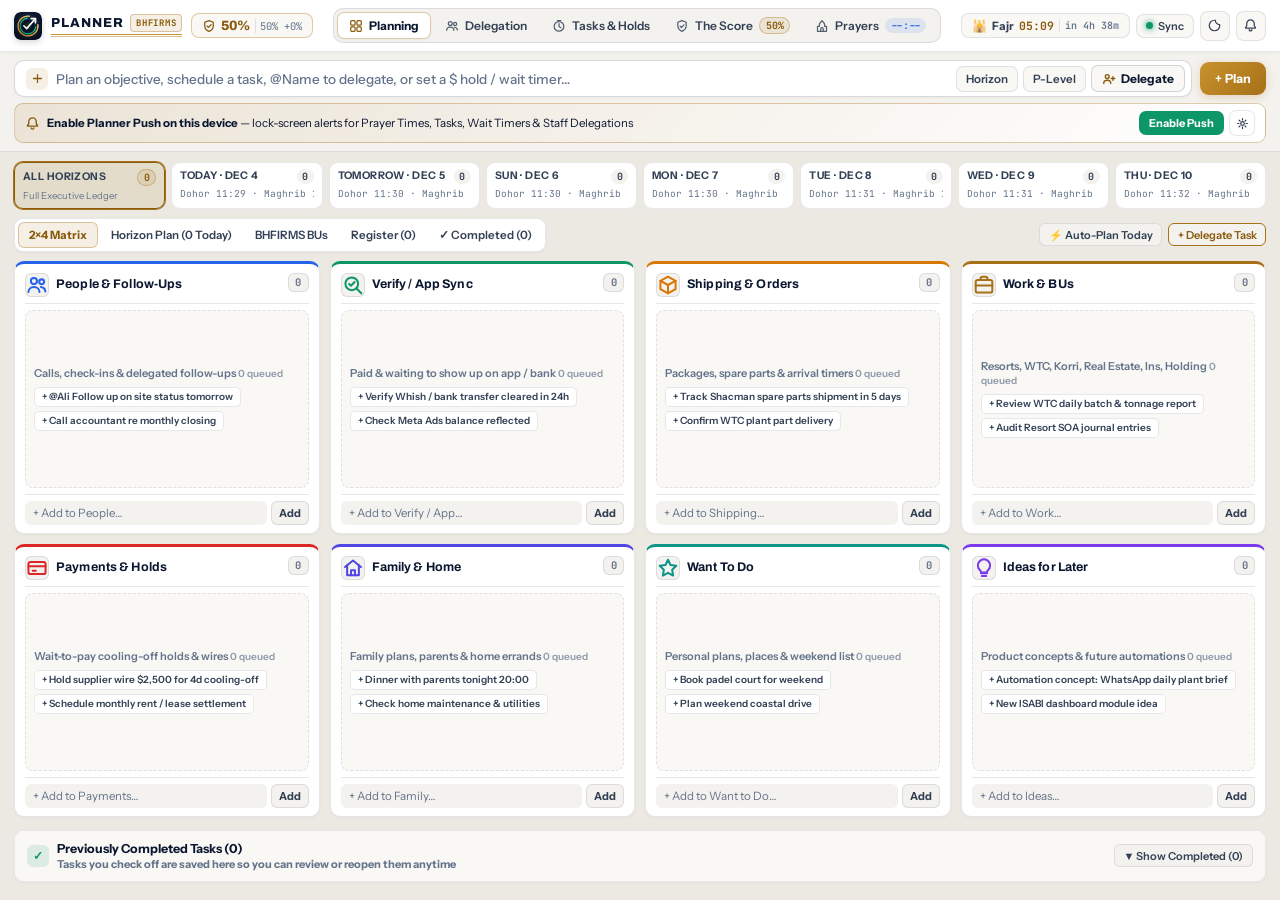
<file: index.html>
<!doctype html>
<html lang="en" data-theme="light">
<head>
  <meta charset="utf-8">
  <meta name="viewport" content="width=device-width,initial-scale=1,maximum-scale=1,user-scalable=no,viewport-fit=cover">
  <meta name="theme-color" content="#F4F2EE" id="meta-theme-color">
  <meta name="apple-mobile-web-app-capable" content="yes">
  <meta name="apple-mobile-web-app-status-bar-style" content="black-translucent">
  <meta name="apple-mobile-web-app-title" content="Planner">
  <meta name="description" content="Planner — Executive Planning, Horizon Agenda, BHFIRMS Delegation &amp; Accountability, Daily 100% Score &amp; Shia Prayer Times.">
  <title>Planner — Executive Planning, Delegation, Tasks, Score &amp; Prayer Times</title>
  <link rel="manifest" href="manifest.json?v=22">
  <link rel="icon" type="image/svg+xml" href="icon.svg?v=22">
  <link rel="apple-touch-icon" href="icon-180.png?v=22">
  <link rel="preconnect" href="https://fonts.googleapis.com">
  <link rel="preconnect" href="https://fonts.gstatic.com" crossorigin>
  <link href="https://fonts.googleapis.com/css2?family=Archivo:wght@600;700;800&family=Instrument+Sans:wght@400;500;600;700&family=JetBrains+Mono:wght@400;500;600;700&display=swap" rel="stylesheet">
  <link rel="stylesheet" href="css/command.css?v=22">
  <script id="pre">
    (() => {
      try {
        const d = document.documentElement;
        const t = localStorage.getItem('theo_cmd_theme_v2') === 'dark' ? 'dark' : 'light';
        d.setAttribute('data-theme', t);
        const m = document.getElementById('meta-theme-color');
        if (m) m.setAttribute('content', t === 'light' ? '#F4F2EE' : '#081121');
        if ((window.navigator && window.navigator.standalone) || (window.matchMedia && window.matchMedia('(display-mode: standalone)').matches)) {
          d.classList.add('ios-standalone');
        }
      } catch (e) {}
    })();
  </script>
</head>
<body>
  <!-- ISOLATED STAFF DELEGATION PORTAL (Only shown when opened with ?task=...&token=...) -->
  <div id="staff-portal-root" class="staff-portal-root" hidden></div>

  <!-- EXECUTIVE OWNER APP SHELL -->
  <div id="owner-app-shell" class="cmd-shell">
    <!-- Architectural Rev 10 Top HUD Ribbon -->
    <header class="hud-ribbon" id="hud-ribbon">
      <div class="hud-left">
        <img src="icon.svg?v=22" alt="Planner" class="hud-logo">
        <div class="hud-brand-copy">
          <div class="hud-brand-row">
            <span class="hud-brand-name">PLANNER</span>
            <span class="hud-brand-tag">BHFIRMS</span>
          </div>
          <span class="brass-double-rule"></span>
        </div>
        <button type="button" class="hud-score-pill" id="hud-score-btn" title="Open The Score (100-Point Executive Discipline Ledger)">
          <svg class="hud-shield-svg" viewBox="0 0 18 18" fill="none" stroke="currentColor" stroke-width="1.65" stroke-linejoin="round"><path d="M9 2L14.5 4.2V8.6C14.5 12.2 12.1 14.7 9 16C5.9 14.7 3.5 12.2 3.5 8.6V4.2L9 2Z"/><path d="M6.6 9.1L8.3 10.8L11.6 7.4" stroke-linecap="round"/></svg>
          <strong class="hud-score-val tabular" id="hud-score-val">50%</strong>
          <span class="hud-score-delta tabular" id="hud-score-delta">50% +0%</span>
        </button>
      </div>

      <!-- Integrated Desktop Command Navigation Deck (Shown on >= 980px) -->
      <nav class="hud-desktop-nav" id="hud-desktop-nav" aria-label="Executive Workspace Navigation">
        <button type="button" class="hud-nav-btn active" data-tab="planning">
          <svg viewBox="0 0 18 18" fill="none" stroke="currentColor" stroke-width="1.6"><rect x="2.2" y="2.2" width="5.6" height="5.6" rx="1.2"/><rect x="10.2" y="2.2" width="5.6" height="5.6" rx="1.2"/><rect x="2.2" y="10.2" width="5.6" height="5.6" rx="1.2"/><rect x="10.2" y="10.2" width="5.6" height="5.6" rx="1.2"/></svg>
          <span>Planning</span>
          <span class="hud-nav-badge brass tabular" id="top-badge-planning" hidden>0</span>
        </button>
        <button type="button" class="hud-nav-btn" data-tab="delegated">
          <svg viewBox="0 0 18 18" fill="none" stroke="currentColor" stroke-width="1.6" stroke-linecap="round"><circle cx="6.8" cy="5.8" r="2.5"/><path d="M2.2 14.5c0-2.3 2-4 4.6-4s4.6 1.7 4.6 4"/><circle cx="13" cy="6.4" r="2"/><path d="M12.4 10.6c2 .3 3.5 1.6 3.5 3.6"/></svg>
          <span>Delegation</span>
          <span class="hud-nav-badge emerald tabular" id="top-badge-delegated" hidden>0</span>
        </button>
        <button type="button" class="hud-nav-btn" data-tab="tasks">
          <svg viewBox="0 0 18 18" fill="none" stroke="currentColor" stroke-width="1.6" stroke-linecap="round"><circle cx="9" cy="9.5" r="6.2"/><path d="M9 6v3.6l2.4 1.6M6.8 2h4.4"/></svg>
          <span>Tasks &amp; Holds</span>
          <span class="hud-nav-badge amber tabular" id="top-badge-tasks" hidden>0</span>
        </button>
        <button type="button" class="hud-nav-btn" data-tab="score">
          <svg viewBox="0 0 18 18" fill="none" stroke="currentColor" stroke-width="1.6" stroke-linejoin="round"><path d="M9 2l5.4 2.2v4.3c0 3.8-2.3 6.2-5.4 7.5-3.1-1.3-5.4-3.7-5.4-7.5V4.2L9 2z"/><path d="M6.5 9.2l1.7 1.7 3.3-3.4" stroke-linecap="round"/></svg>
          <span>The Score</span>
          <span class="hud-nav-badge brass tabular" id="top-badge-score">50%</span>
        </button>
        <button type="button" class="hud-nav-btn" data-tab="prayers">
          <svg viewBox="0 0 18 18" fill="none" stroke="currentColor" stroke-width="1.6" stroke-linejoin="round"><path d="M9 2.2c2 1.8 3.4 3.5 3.4 5.2v2h2.4v6.4H3.2V9.4h2.4v-2C5.6 5.7 7 4 9 2.2z"/><path d="M7.4 15.8v-3.2a1.6 1.6 0 0 1 3.2 0v3.2" stroke-linecap="round"/></svg>
          <span>Prayers</span>
          <span class="hud-nav-badge steel tabular" id="top-badge-prayers">--:--</span>
        </button>
      </nav>

      <div class="hud-right">
        <button type="button" class="hud-prayer-pill" id="btn-prayer-hud" title="Open Shia Prayer Times (Fajr, Dohor, Maghrib) &amp; Location Alerts">
          <span class="prayer-hud-icon" id="prayer-hud-icon">🕌</span>
          <span class="prayer-hud-name" id="prayer-hud-name">Prayer</span>
          <strong class="prayer-hud-time tabular" id="prayer-hud-time">--:--</strong>
          <span class="prayer-hud-cd tabular" id="prayer-hud-cd"></span>
        </button>
        <button type="button" class="hud-sync-pill" id="btn-sync-now" title="Sync with Cloud Relay &amp; Workstation Bridge">
          <span class="sync-dot" id="sync-dot"></span>
          <span id="sync-label">Sync</span>
        </button>
        <button type="button" class="hud-icon-btn" id="btn-theme-toggle" title="Toggle Dark / Light Theme" aria-label="Toggle Theme">
          <svg viewBox="0 0 20 20"><path d="M10 3a7 7 0 1 0 7 7c0-.4-.04-.8-.1-1.2A5.5 5.5 0 0 1 11.2 3.1C10.8 3.04 10.4 3 10 3z" fill="none" stroke="currentColor" stroke-width="1.6" stroke-linejoin="round"/></svg>
        </button>
        <button type="button" class="hud-icon-btn hud-notif-btn" id="btn-push-toggle" title="Notifications &amp; Lock-Screen Push Settings" aria-label="Notifications">
          <svg viewBox="0 0 20 20"><path d="M10 2.5a5 5 0 0 0-5 5v2.8l-1.6 2.4a.6.6 0 0 0 .5.9h12.2a.6.6 0 0 0 .5-.9L15 10.3V7.5a5 5 0 0 0-5-5zm-1.8 13a1.8 1.8 0 0 0 3.6 0" fill="none" stroke="currentColor" stroke-width="1.65" stroke-linecap="round" stroke-linejoin="round"/></svg>
          <span class="push-dot" id="push-dot" hidden></span>
          <span class="push-count-badge tabular" id="push-count-badge" hidden>0</span>
        </button>
      </div>
    </header>

    <!-- Pinned Executive Command, Planning & Delegation Bar -->
    <section class="capture-bar-wrap" id="capture-bar-wrap">
      <form class="capture-form" id="capture-form" autocomplete="off">
        <div class="capture-input-shell" id="capture-input-shell">
          <span class="capture-spark" aria-hidden="true">
            <svg viewBox="0 0 18 18" fill="none" stroke="currentColor" stroke-width="1.75" stroke-linecap="round"><path d="M9 3.5v11M3.5 9h11"/></svg>
          </span>
          <input
            type="text"
            id="capture-input"
            class="capture-input"
            enterkeyhint="done"
            placeholder="Plan an objective, schedule a task, @Name to delegate, or set a $ hold / wait timer…"
          >
          <div class="capture-meta-controls">
            <button type="button" class="capture-meta-pill" id="btn-draft-horizon" title="Set planning horizon (Today, Tomorrow, This Week, Wait Timer, Backlog)">
              <span id="draft-horizon-label">Horizon: Auto</span>
            </button>
            <button type="button" class="capture-meta-pill" id="btn-draft-priority" title="Cycle priority (Normal, P2 High, P1 Critical)">
              <span id="draft-priority-label">P3 Normal</span>
            </button>
            <div class="capture-delegate-group" id="capture-delegate-group">
              <button type="button" class="capture-delegate-btn" id="btn-pick-assignee" title="Delegate task to a team member">
                <svg class="del-btn-svg" viewBox="0 0 16 16" fill="none" stroke="currentColor" stroke-width="1.6" stroke-linecap="round"><circle cx="6" cy="5.2" r="2.2"/><path d="M2 13c0-2 1.8-3.5 4-3.5s4 1.5 4 3.5"/><path d="M12.5 5.5v4M10.5 7.5h4"/></svg>
                <span id="capture-assignee-icon" hidden></span>
                <span id="capture-assignee-label">Delegate</span>
              </button>
              <button type="button" class="capture-delegate-clear" id="btn-clear-assignee" title="Clear selected person" aria-label="Clear assignee" hidden>✕</button>
            </div>
          </div>
        </div>
        <button type="submit" class="capture-submit-btn" id="capture-submit-btn">+ Add Plan</button>
      </form>

      <!-- Collapsible Live Executive Planner & Classifier Drawer -->
      <div class="live-advisor-drawer" id="live-advisor-drawer" hidden></div>

      <!-- Compact 1-Tap Device Push Activation Banner (Only shown when this device has not armed Planner Push yet) -->
      <div class="planner-push-banner" id="planner-push-banner" hidden>
        <div class="planner-push-banner-copy">
          <svg class="push-banner-svg" viewBox="0 0 18 18" fill="none" stroke="currentColor" stroke-width="1.65" stroke-linecap="round"><path d="M9 2.2a4.5 4.5 0 0 0-4.5 4.5v2.5L3 11.4a.5.5 0 0 0 .4.8h11.2a.5.5 0 0 0 .4-.8l-1.5-2.2V6.7A4.5 4.5 0 0 0 9 2.2zm-1.6 12a1.6 1.6 0 0 0 3.2 0"/></svg>
          <span><strong>Enable Planner Push on this device</strong> — lock-screen alerts for Prayer Times, Tasks, Wait Timers &amp; Staff Delegations</span>
        </div>
        <div class="planner-push-banner-actions">
          <button type="button" class="planner-push-activate-btn" id="btn-banner-enable-push">Enable Push</button>
          <button type="button" class="planner-push-center-btn" id="btn-banner-notif-center" title="Open Notification Control Center" aria-label="Notification Settings">
            <svg viewBox="0 0 16 16" fill="none" stroke="currentColor" stroke-width="1.5"><circle cx="8" cy="8" r="2.2"/><path d="M8 2v1.6M8 12.4V14M2 8h1.6M12.4 8H14M3.8 3.8l1.1 1.1M11.1 11.1l1.1 1.1M12.2 3.8l-1.1 1.1M4.9 11.1l-1.1 1.1" stroke-linecap="round"/></svg>
          </button>
        </div>
      </div>
    </section>

    <!-- Main Viewport Stage (5 Dedicated Pillars) -->
    <main class="cmd-stage" id="cmd-stage">
      <!-- TAB 1: PLANNING (Horizon Agenda, 2x4 Executive Command Matrix, BHFIRMS BUs & Sub-Topic Register) -->
      <section class="cmd-view active" id="view-planning" data-view="planning"></section>

      <!-- TAB 2: TASKS (All Active Tasks, Ready Now, Wait Timers, Verify, Shipping, Payment Holds, Recurring, Ideas) -->
      <section class="cmd-view" id="view-tasks" data-view="tasks" hidden></section>

      <!-- TAB 3: DELEGATION (BHFIRMS Organizational Delegation Studio, 4-Stage Pipeline & Team Workload Matrix) -->
      <section class="cmd-view" id="view-delegated" data-view="delegated" hidden></section>

      <!-- TAB 4: THE SCORE (Daily 100-Point Personal Discipline Ledger — 5 Do's & 5 Don'ts starting at 50% + 7-Day Trend) -->
      <section class="cmd-view" id="view-score" data-view="score" hidden></section>

      <!-- TAB 5: PRAYING TIMES (Dedicated Shia Ja'fari Astronomical Prayer Times — Fajr, Dohor, Maghrib, GPS & 7-Day Schedule) -->
      <section class="cmd-view" id="view-prayers" data-view="prayers" hidden></section>
    </main>

    <!-- Mobile / Standalone 5-Tab Bottom Navigation Dock -->
    <nav class="cmd-bottom-dock" id="cmd-bottom-dock" aria-label="Primary Command Navigation">
      <button type="button" class="cmd-dock-btn active" data-tab="planning">
        <svg viewBox="0 0 20 20"><rect x="2.5" y="2.5" width="6.5" height="6.5" rx="1.5" fill="none" stroke="currentColor" stroke-width="1.65"/><rect x="11" y="2.5" width="6.5" height="6.5" rx="1.5" fill="none" stroke="currentColor" stroke-width="1.65"/><rect x="2.5" y="11" width="6.5" height="6.5" rx="1.5" fill="none" stroke="currentColor" stroke-width="1.65"/><rect x="11" y="11" width="6.5" height="6.5" rx="1.5" fill="none" stroke="currentColor" stroke-width="1.65"/></svg>
        <span>Planning</span>
        <span class="dock-pill brass tabular" id="dock-badge-planning" hidden>0</span>
      </button>
      <button type="button" class="cmd-dock-btn" data-tab="delegated">
        <svg viewBox="0 0 20 20"><circle cx="7.5" cy="6.5" r="2.8" fill="none" stroke="currentColor" stroke-width="1.65"/><path d="M2.5 16c0-2.6 2.2-4.5 5-4.5s5 1.9 5 4.5" fill="none" stroke="currentColor" stroke-width="1.65" stroke-linecap="round"/><circle cx="14.2" cy="7.2" r="2.2" fill="none" stroke="currentColor" stroke-width="1.5"/><path d="M13.5 11.8c2.2.3 4 1.8 4 4" fill="none" stroke="currentColor" stroke-width="1.5" stroke-linecap="round"/></svg>
        <span>Delegation</span>
        <span class="dock-pill emerald tabular" id="dock-badge-delegated" hidden>0</span>
      </button>
      <button type="button" class="cmd-dock-btn" data-tab="tasks">
        <svg viewBox="0 0 20 20"><circle cx="10" cy="10.5" r="6.8" fill="none" stroke="currentColor" stroke-width="1.65"/><path d="M10 6.8v3.9l2.6 1.8M7.5 2.2h5" fill="none" stroke="currentColor" stroke-width="1.65" stroke-linecap="round"/></svg>
        <span>Tasks</span>
        <span class="dock-pill amber tabular" id="dock-badge-tasks" hidden>0</span>
      </button>
      <button type="button" class="cmd-dock-btn" data-tab="score">
        <svg viewBox="0 0 20 20"><path d="M10 2.5l6 2.5v4.8c0 4.2-2.6 6.9-6 8.2-3.4-1.3-6-4-6-8.2V5l6-2.5z" fill="none" stroke="currentColor" stroke-width="1.65" stroke-linejoin="round"/><path d="M7.3 10.2l1.9 1.9 3.6-3.7" fill="none" stroke="currentColor" stroke-width="1.65" stroke-linecap="round" stroke-linejoin="round"/></svg>
        <span>The Score</span>
        <span class="dock-pill brass tabular" id="dock-badge-score">50%</span>
      </button>
      <button type="button" class="cmd-dock-btn" data-tab="prayers">
        <svg viewBox="0 0 20 20"><path d="M10 2.5c2.2 2 3.8 3.9 3.8 5.8v2.2h2.7v7H3.5v-7h2.7V8.3C6.2 6.4 7.8 4.5 10 2.5z" fill="none" stroke="currentColor" stroke-width="1.6" stroke-linejoin="round"/><path d="M8.2 17.5v-3.6a1.8 1.8 0 0 1 3.6 0v3.6" fill="none" stroke="currentColor" stroke-width="1.5" stroke-linecap="round"/></svg>
        <span>Prayers</span>
        <span class="dock-pill steel tabular" id="dock-badge-prayers">--:--</span>
      </button>
    </nav>
  </div>

  <!-- Slide-Up / Centered Executive Sheet Modal (Task Workbench, Cluster Drilldown, Roster & Notifications) -->
  <div class="sheet-backdrop" id="sheet-backdrop" hidden>
    <div class="sheet-dialog" id="sheet-dialog">
      <div class="sheet-header">
        <div class="sheet-title-wrap" id="sheet-title-wrap"></div>
        <button type="button" class="sheet-close-btn" id="sheet-close-btn" aria-label="Close">✕</button>
      </div>
      <div class="sheet-body" id="sheet-body"></div>
    </div>
  </div>

  <!-- Toast Stack -->
  <div class="toast-stack" id="toast-stack" aria-live="polite"></div>

  <script src="js/endpoints.js?v=22"></script>
  <script src="js/app.js?v=22"></script>
</body>
</html>
</file>
<file: css/command.css>
/* ============================================================================
   PLANNER — REV 10 "LEDGER" EXECUTIVE PLANNING, HORIZON AGENDA & DELEGATION
   ============================================================================ */

:root,
html[data-theme="light"] {
  --bg-deep: #ECE9E2;
  --bg-ink: #F4F2EE;
  --bg-card: #FFFFFF;
  --bg-elevated: #E8E4DB;
  --bg-subtle: #F9F8F5;
  --bg-glass: rgba(255, 255, 255, 0.96);
  --text-primary: #0B1730;
  --text-secondary: #334155;
  --text-muted: #64748B;
  --brass: #A67118;
  --brass-bright: #8A5B0D;
  --brass-gold: #C8922E;
  --brass-glow: rgba(166, 113, 24, 0.11);
  --brass-soft: rgba(166, 113, 24, 0.06);
  --emerald: #0D9668;
  --emerald-bright: #10B981;
  --emerald-soft: rgba(13, 150, 104, 0.12);
  --amber: #D97706;
  --amber-soft: rgba(217, 119, 6, 0.13);
  --crimson: #DC2626;
  --crimson-soft: rgba(220, 38, 38, 0.12);
  --steel: #2563EB;
  --steel-soft: rgba(37, 99, 235, 0.11);
  --indigo: #4F46E5;
  --indigo-soft: rgba(79, 70, 229, 0.11);
  --purple: #7C3AED;
  --purple-soft: rgba(124, 58, 237, 0.11);
  --border-subtle: rgba(11, 23, 48, 0.10);
  --border-mid: rgba(11, 23, 48, 0.16);
  --border-strong: rgba(166, 113, 24, 0.36);
  --shadow-xs: 0 1px 3px rgba(11, 23, 48, 0.04);
  --shadow-sm: 0 3px 12px rgba(11, 23, 48, 0.06);
  --shadow-md: 0 6px 20px rgba(11, 23, 48, 0.09);
  --shadow-lg: 0 16px 40px rgba(11, 23, 48, 0.18);
  --dock-h: 74px;
}

html[data-theme="dark"] {
  --bg-deep: #060C18;
  --bg-ink: #081121;
  --bg-card: #0F1D36;
  --bg-elevated: #16284A;
  --bg-subtle: #0B162B;
  --bg-glass: rgba(15, 29, 54, 0.94);
  --text-primary: #F8FAFC;
  --text-secondary: #CBD5E1;
  --text-muted: #7E92B2;
  --brass: #D9A54A;
  --brass-bright: #F2C46D;
  --brass-gold: #E4B45B;
  --brass-glow: rgba(217, 165, 74, 0.15);
  --brass-soft: rgba(217, 165, 74, 0.07);
  --emerald: #10B981;
  --emerald-bright: #34D399;
  --emerald-soft: rgba(16, 185, 129, 0.16);
  --amber: #F59E0B;
  --amber-soft: rgba(245, 158, 11, 0.16);
  --crimson: #EF4444;
  --crimson-soft: rgba(239, 68, 68, 0.16);
  --steel: #60A5FA;
  --steel-soft: rgba(96, 165, 250, 0.15);
  --indigo: #818CF8;
  --indigo-soft: rgba(129, 140, 248, 0.15);
  --purple: #A78BFA;
  --purple-soft: rgba(167, 139, 250, 0.15);
  --border-subtle: rgba(148, 163, 184, 0.14);
  --border-mid: rgba(148, 163, 184, 0.22);
  --border-strong: rgba(217, 165, 74, 0.38);
  --shadow-xs: 0 1px 3px rgba(0, 0, 0, 0.24);
  --shadow-sm: 0 4px 14px rgba(0, 0, 0, 0.32);
  --shadow-md: 0 8px 24px rgba(0, 0, 0, 0.40);
  --shadow-lg: 0 18px 44px rgba(0, 0, 0, 0.56);
}

*, *::before, *::after {
  box-sizing: border-box;
  margin: 0;
  padding: 0;
  -webkit-tap-highlight-color: transparent;
}

[hidden], .hidden {
  display: none !important;
}

html, body {
  width: 100%;
  height: 100vh;
  min-height: 100vh;
  overflow: hidden;
  background: var(--bg-ink);
  color: var(--text-primary);
  font-family: 'Instrument Sans', -apple-system, BlinkMacSystemFont, sans-serif;
  font-size: 13.5px;
  line-height: 1.38;
  -webkit-font-smoothing: antialiased;
}

@media not all and (display-mode: standalone) {
  html:not(.ios-standalone),
  html:not(.ios-standalone) body,
  html:not(.ios-standalone) .cmd-shell {
    height: 100dvh;
    min-height: 100dvh;
  }
}

html.ios-standalone,
html.ios-standalone body,
html.ios-standalone .cmd-shell {
  height: 100vh !important;
  min-height: 100vh !important;
  max-height: 100vh !important;
}

button, input, select, textarea {
  font-family: inherit;
  color: inherit;
  background: none;
  border: none;
  outline: none;
}

button {
  cursor: pointer;
}

.tabular, .mono {
  font-family: 'JetBrains Mono', ui-monospace, monospace;
  font-variant-numeric: tabular-nums;
}

/* ============================================================================
   ARCHITECTURAL SHELL & REV 10 TOP COMMAND RIBBON
   ============================================================================ */

.cmd-shell {
  position: fixed;
  top: 0;
  left: 0;
  right: 0;
  width: 100%;
  height: 100vh;
  min-height: 100vh;
  display: flex;
  flex-direction: column;
  background: var(--bg-deep);
  overflow: hidden;
}

.hud-ribbon {
  flex: 0 0 auto;
  min-height: 52px;
  padding: max(6px, env(safe-area-inset-top, 6px)) 14px 6px 14px;
  background: var(--bg-card);
  border-bottom: 1px solid var(--border-subtle);
  box-shadow: var(--shadow-xs);
  display: flex;
  align-items: center;
  justify-content: space-between;
  gap: 10px;
  z-index: 25;
}

.hud-left {
  display: flex;
  align-items: center;
  gap: 9px;
  flex-shrink: 0;
}

.hud-logo {
  width: 28px;
  height: 28px;
  border-radius: 7px;
  box-shadow: 0 2px 6px rgba(11, 23, 48, 0.18);
}

.hud-brand-copy {
  display: flex;
  flex-direction: column;
  gap: 2px;
}

.hud-brand-row {
  display: flex;
  align-items: center;
  gap: 6px;
}

.hud-brand-name {
  font-family: 'Archivo', sans-serif;
  font-size: 13px;
  font-weight: 800;
  letter-spacing: 0.08em;
  color: var(--text-primary);
  line-height: 1;
}

.hud-brand-tag {
  font-family: 'JetBrains Mono', monospace;
  font-size: 9px;
  font-weight: 700;
  letter-spacing: 0.08em;
  padding: 1.5px 5px;
  border-radius: 4px;
  background: var(--brass-glow);
  color: var(--brass-bright);
  border: 1px solid var(--border-strong);
}

.brass-double-rule {
  display: block;
  width: 100%;
  height: 3px;
  border-top: 1.5px solid var(--brass-gold);
  border-bottom: 1px solid rgba(166, 113, 24, 0.45);
}

@media (max-width: 720px) {
  .hud-brand-copy {
    display: none;
  }
}

.hud-score-pill {
  display: inline-flex;
  align-items: center;
  gap: 5px;
  padding: 4px 10px;
  border-radius: 8px;
  background: var(--bg-subtle);
  border: 1px solid var(--border-strong);
  transition: all 0.14s ease;
}

.hud-score-pill:hover {
  background: var(--brass-glow);
}

.hud-shield-svg {
  width: 14px;
  height: 14px;
  color: var(--brass-bright);
  flex-shrink: 0;
}

.hud-score-val {
  font-family: 'Archivo', sans-serif;
  font-size: 13.5px;
  font-weight: 800;
  color: var(--brass-bright);
}

.hud-score-delta {
  font-size: 10.5px;
  color: var(--text-muted);
  padding-left: 4px;
  border-left: 1px solid var(--border-subtle);
}

/* Integrated Desktop Navigation Deck (Shown >= 980px) */
.hud-desktop-nav {
  display: none;
  align-items: center;
  gap: 3px;
  padding: 3px;
  border-radius: 10px;
  background: var(--bg-ink);
  border: 1px solid var(--border-subtle);
}

@media (min-width: 980px) {
  .hud-desktop-nav {
    display: inline-flex;
  }
}

.hud-nav-btn {
  display: inline-flex;
  align-items: center;
  gap: 6px;
  padding: 5px 11px;
  border-radius: 7px;
  font-size: 12px;
  font-weight: 600;
  color: var(--text-secondary);
  transition: all 0.14s ease;
  white-space: nowrap;
}

.hud-nav-btn svg {
  width: 14px;
  height: 14px;
  flex-shrink: 0;
  opacity: 0.82;
}

.hud-nav-btn:hover {
  color: var(--text-primary);
  background: rgba(166, 113, 24, 0.06);
}

.hud-nav-btn.active {
  background: var(--bg-card);
  color: var(--text-primary);
  font-weight: 700;
  border: 1px solid var(--border-strong);
  box-shadow: var(--shadow-xs);
}

.hud-nav-btn.active svg {
  color: var(--brass-bright);
  opacity: 1;
}

.hud-nav-badge {
  padding: 1px 5.5px;
  border-radius: 999px;
  font-size: 10px;
  font-weight: 700;
  line-height: 1.3;
}

.hud-nav-badge.brass {
  background: var(--brass-glow);
  color: var(--brass-bright);
  border: 1px solid var(--border-strong);
}

.hud-nav-badge.emerald {
  background: var(--emerald-soft);
  color: var(--emerald);
  border: 1px solid rgba(16, 185, 129, 0.35);
}

.hud-nav-badge.amber {
  background: var(--amber-soft);
  color: var(--amber);
  border: 1px solid rgba(245, 158, 11, 0.35);
}

.hud-nav-badge.steel {
  background: var(--steel-soft);
  color: var(--steel);
}

.hud-right {
  display: flex;
  align-items: center;
  gap: 6px;
  flex-shrink: 0;
}

.hud-prayer-pill {
  display: inline-flex;
  align-items: center;
  gap: 5px;
  padding: 4px 10px;
  border-radius: 8px;
  background: var(--bg-subtle);
  border: 1px solid var(--border-subtle);
  font-size: 11.5px;
  font-weight: 600;
  color: var(--text-primary);
  transition: all 0.14s ease;
  white-space: nowrap;
}

.hud-prayer-pill:hover {
  border-color: var(--brass);
  background: var(--brass-soft);
}

.hud-prayer-pill.prayer-active-now,
.hud-prayer-pill.imminent {
  background: var(--emerald-soft);
  border-color: var(--emerald);
  color: var(--emerald);
}

.prayer-hud-icon {
  font-size: 12px;
  line-height: 1;
}

.prayer-hud-name {
  font-weight: 700;
  color: var(--text-secondary);
}

.prayer-hud-time {
  color: var(--brass-bright);
  font-weight: 700;
}

.prayer-hud-cd {
  font-size: 10px;
  color: var(--text-muted);
  padding-left: 5px;
  border-left: 1px solid var(--border-subtle);
}

.hud-sync-pill {
  display: inline-flex;
  align-items: center;
  gap: 5px;
  padding: 4px 9px;
  border-radius: 8px;
  background: var(--bg-subtle);
  border: 1px solid var(--border-subtle);
  font-size: 11px;
  font-weight: 600;
  color: var(--text-secondary);
}

.sync-dot {
  width: 7px;
  height: 7px;
  border-radius: 50%;
  background: var(--emerald);
  box-shadow: 0 0 6px var(--emerald);
}

.sync-dot.cloud {
  background: var(--brass-gold);
  box-shadow: 0 0 6px var(--brass-gold);
}

.hud-icon-btn {
  position: relative;
  width: 30px;
  height: 30px;
  border-radius: 8px;
  background: var(--bg-subtle);
  border: 1px solid var(--border-subtle);
  display: inline-flex;
  align-items: center;
  justify-content: center;
  color: var(--text-secondary);
  transition: border-color 0.14s ease, color 0.14s ease;
}

.hud-icon-btn:hover {
  border-color: var(--brass);
  color: var(--text-primary);
}

.hud-icon-btn svg {
  width: 15px;
  height: 15px;
}

.push-dot {
  position: absolute;
  top: 4px;
  right: 4px;
  width: 6px;
  height: 6px;
  border-radius: 50%;
  background: var(--brass);
}

.hud-notif-btn {
  overflow: visible;
}

.hud-notif-btn.has-unread-notifs {
  border-color: rgba(255, 59, 48, 0.55);
  color: var(--text-primary);
}

.push-count-badge {
  position: absolute;
  top: -6px;
  right: -6px;
  min-width: 18px;
  height: 18px;
  padding: 0 5px;
  border-radius: 999px;
  background: #FF3B30;
  color: #FFFFFF;
  font-size: 10.5px;
  font-weight: 800;
  line-height: 1;
  display: inline-flex;
  align-items: center;
  justify-content: center;
  border: 2px solid var(--bg-card);
  box-shadow: 0 2px 6px rgba(255, 59, 48, 0.44);
  pointer-events: none;
  z-index: 3;
}

@media (max-width: 640px) {
  .hud-ribbon {
    padding: max(6px, env(safe-area-inset-top, 6px)) 10px 6px 10px;
    gap: 5px;
  }
  .hud-left,
  .hud-right {
    gap: 4px;
  }
  .hud-score-pill {
    padding: 4px 7px;
    gap: 4px;
  }
  .hud-score-delta {
    display: none;
  }
  .prayer-hud-cd {
    display: none;
  }
  .hud-prayer-pill {
    padding: 4px 7px;
    gap: 4px;
  }
  .hud-sync-pill {
    padding: 4px 6px;
  }
  #sync-label {
    display: none;
  }
}

@media (max-width: 440px) {
  .prayer-hud-name {
    display: none;
  }
}

/* ============================================================================
   EXECUTIVE COMMAND, PLANNING & DELEGATION BAR
   ============================================================================ */

.capture-bar-wrap {
  flex: 0 0 auto;
  padding: 8px 14px;
  background: var(--bg-ink);
  border-bottom: 1px solid var(--border-subtle);
  display: flex;
  flex-direction: column;
  gap: 6px;
  z-index: 18;
}

.capture-form {
  display: flex;
  align-items: center;
  gap: 8px;
}

.capture-input-shell {
  flex: 1;
  min-width: 0;
  display: flex;
  align-items: center;
  gap: 8px;
  padding: 4px 6px 4px 11px;
  border-radius: 10px;
  background: var(--bg-card);
  border: 1px solid var(--border-mid);
  box-shadow: var(--shadow-xs);
  transition: border-color 0.14s ease, box-shadow 0.14s ease;
}

.capture-input-shell:focus-within {
  border-color: var(--brass);
  box-shadow: 0 0 0 3px var(--brass-glow);
}

.capture-spark {
  width: 22px;
  height: 22px;
  border-radius: 6px;
  background: var(--brass-glow);
  color: var(--brass-bright);
  display: inline-flex;
  align-items: center;
  justify-content: center;
  flex-shrink: 0;
}

.capture-spark svg {
  width: 13px;
  height: 13px;
}

.capture-input {
  flex: 1;
  min-width: 0;
  font-size: 13.5px;
  font-weight: 500;
  color: var(--text-primary);
  padding: 5px 0;
}

.capture-input::placeholder {
  color: var(--text-muted);
}

.capture-meta-controls {
  display: flex;
  align-items: center;
  gap: 5px;
  flex-shrink: 0;
}

.capture-meta-pill {
  display: inline-flex;
  align-items: center;
  gap: 4px;
  padding: 5px 9px;
  border-radius: 7px;
  background: var(--bg-subtle);
  border: 1px solid var(--border-subtle);
  font-size: 11.5px;
  font-weight: 600;
  color: var(--text-secondary);
  white-space: nowrap;
  transition: all 0.12s ease;
}

.capture-meta-pill:hover {
  border-color: var(--brass);
  color: var(--text-primary);
}

.capture-meta-pill.active-horizon {
  background: var(--brass-glow);
  border-color: var(--border-strong);
  color: var(--brass-bright);
  font-weight: 700;
}

.capture-meta-pill.p1 {
  background: var(--crimson-soft);
  border-color: rgba(220, 38, 38, 0.4);
  color: var(--crimson);
  font-weight: 700;
}

.capture-meta-pill.p2 {
  background: var(--amber-soft);
  border-color: rgba(217, 119, 6, 0.4);
  color: var(--amber);
  font-weight: 700;
}

@media (max-width: 720px) {
  .capture-bar-wrap {
    padding: 7px 10px;
  }
  .capture-meta-pill {
    display: none;
  }
}

.capture-delegate-group {
  flex-shrink: 0;
  display: inline-flex;
  align-items: center;
  gap: 3px;
}

.capture-delegate-btn {
  flex-shrink: 0;
  display: inline-flex;
  align-items: center;
  gap: 5px;
  padding: 5px 10px;
  border-radius: 7px;
  background: var(--bg-subtle);
  border: 1px solid var(--border-mid);
  font-size: 12px;
  font-weight: 700;
  color: var(--text-primary);
  transition: all 0.14s ease;
}

.del-btn-svg {
  width: 14px;
  height: 14px;
  color: var(--brass-bright);
  flex-shrink: 0;
}

.capture-delegate-btn:hover {
  border-color: var(--brass);
  background: var(--brass-soft);
}

.capture-delegate-btn.active {
  background: var(--emerald-soft);
  border-color: var(--emerald);
  color: var(--emerald);
}

.capture-delegate-btn.active .del-btn-svg {
  color: var(--emerald);
}

.capture-delegate-clear {
  width: 24px;
  height: 24px;
  border-radius: 7px;
  background: var(--emerald-soft);
  border: 1px solid var(--emerald);
  color: var(--emerald);
  font-size: 11px;
  font-weight: 800;
  display: inline-flex;
  align-items: center;
  justify-content: center;
  flex-shrink: 0;
}

.capture-submit-btn {
  flex-shrink: 0;
  padding: 9px 15px;
  border-radius: 9px;
  background: linear-gradient(135deg, var(--brass-gold), var(--brass));
  color: #FFFFFF;
  font-size: 12.5px;
  font-weight: 700;
  letter-spacing: 0.01em;
  box-shadow: 0 2px 8px rgba(166, 113, 24, 0.25);
  transition: transform 0.1s ease, filter 0.14s ease;
  white-space: nowrap;
}

html[data-theme="dark"] .capture-submit-btn {
  color: #071022;
  font-weight: 800;
}

.capture-submit-btn:hover {
  filter: brightness(1.06);
}

.capture-submit-btn:active {
  transform: scale(0.98);
}

/* Live Executive Planner & Classifier Drawer */
.live-advisor-drawer {
  padding: 10px 12px;
  border-radius: 10px;
  background: var(--bg-card);
  border: 1px solid var(--border-strong);
  display: flex;
  flex-direction: column;
  gap: 8px;
  box-shadow: var(--shadow-sm);
}

.live-advisor-drawer[hidden] {
  display: none !important;
}

.advisor-top-row {
  display: flex;
  align-items: center;
  justify-content: space-between;
  gap: 8px;
  flex-wrap: wrap;
}

.advisor-detected-badges {
  display: flex;
  align-items: center;
  gap: 5px;
  flex-wrap: wrap;
}

.advisor-sub-inputs {
  display: grid;
  grid-template-columns: repeat(2, minmax(0, 1fr));
  gap: 7px;
}

@media (max-width: 680px) {
  .advisor-sub-inputs {
    grid-template-columns: minmax(0, 1fr);
  }
}

.advisor-aux-input {
  width: 100%;
  min-width: 0;
  padding: 6px 10px;
  border-radius: 7px;
  background: var(--bg-ink);
  border: 1px solid var(--border-subtle);
  font-size: 12px;
  color: var(--text-primary);
}

.advisor-aux-input:focus {
  border-color: var(--brass);
}

.advisor-chip-strip {
  display: flex;
  align-items: center;
  gap: 5px;
  overflow-x: auto;
  scrollbar-width: none;
  padding-bottom: 1px;
}

.advisor-chip-strip::-webkit-scrollbar {
  display: none;
}

.mini-chip {
  flex-shrink: 0;
  display: inline-flex;
  align-items: center;
  gap: 4px;
  padding: 3.5px 8.5px;
  border-radius: 6px;
  background: var(--bg-ink);
  border: 1px solid var(--border-subtle);
  font-size: 11px;
  font-weight: 600;
  color: var(--text-secondary);
  transition: all 0.12s ease;
  white-space: nowrap;
}

.mini-chip:hover {
  border-color: var(--brass);
  color: var(--text-primary);
}

.mini-chip.active {
  background: var(--brass-glow);
  border-color: var(--brass);
  color: var(--brass-bright);
  font-weight: 700;
}

.mini-chip.wa-btn {
  background: var(--emerald);
  border-color: var(--emerald);
  color: #FFFFFF;
  font-weight: 700;
}

html[data-theme="dark"] .mini-chip.wa-btn {
  color: #04130D;
  font-weight: 800;
}

/* ============================================================================
   MAIN STAGE & EXECUTIVE PLANNING WORKSTATION
   ============================================================================ */

.cmd-stage {
  flex: 1;
  min-height: 0;
  overflow-y: auto;
  overflow-x: hidden;
  -webkit-overflow-scrolling: touch;
  padding: 10px 14px 18px 14px;
  display: flex;
  flex-direction: column;
}

@media (max-width: 640px) {
  .cmd-stage {
    padding: 8px 10px 14px 10px;
  }
}

.cmd-view {
  flex: 1 0 auto;
  min-height: 0;
  display: flex;
  flex-direction: column;
  gap: 9px;
}

#view-planning.cmd-view.is-radar-mode {
  flex: 1 1 0%;
  min-height: 0;
}

@media (max-width: 720px) {
  #view-planning.cmd-view.is-radar-mode {
    flex: 1 0 auto;
    min-height: auto;
  }
}

.cmd-view[hidden] {
  display: none !important;
}

/* Planning Command Toolbar */
.planning-toolbar {
  flex: 0 0 auto;
  display: flex;
  align-items: center;
  justify-content: space-between;
  gap: 8px;
  flex-wrap: wrap;
}

.planning-mode-seg {
  display: inline-flex;
  align-items: center;
  gap: 3px;
  padding: 3px;
  border-radius: 9px;
  background: var(--bg-card);
  border: 1px solid var(--border-subtle);
  box-shadow: var(--shadow-xs);
  overflow-x: auto;
  max-width: 100%;
  scrollbar-width: none;
}

.planning-mode-seg::-webkit-scrollbar {
  display: none;
}

.planning-mode-btn {
  display: inline-flex;
  align-items: center;
  gap: 5px;
  padding: 5px 10px;
  border-radius: 6px;
  font-size: 11.5px;
  font-weight: 600;
  color: var(--text-secondary);
  white-space: nowrap;
  transition: all 0.12s ease;
}

.planning-mode-btn svg {
  width: 13px;
  height: 13px;
  flex-shrink: 0;
}

.planning-mode-btn:hover {
  color: var(--text-primary);
}

.planning-mode-btn.active {
  background: var(--brass-glow);
  color: var(--brass-bright);
  border: 1px solid var(--border-strong);
  font-weight: 700;
}

.planning-kpi-strip {
  display: flex;
  align-items: center;
  gap: 6px;
  flex-wrap: wrap;
}

.plan-stat-chip {
  display: inline-flex;
  align-items: center;
  gap: 5px;
  padding: 4px 9px;
  border-radius: 7px;
  background: var(--bg-card);
  border: 1px solid var(--border-subtle);
  font-size: 11px;
  font-weight: 600;
  color: var(--text-secondary);
}

.plan-stat-chip strong {
  color: var(--text-primary);
  font-family: 'JetBrains Mono', monospace;
}

.plan-stat-chip.ready {
  border-color: rgba(13, 150, 104, 0.4);
  background: var(--emerald-soft);
  color: var(--emerald);
}

.plan-stat-chip.ready strong {
  color: var(--emerald);
}

/* 7-Day Interactive Horizon & Calendar Strip (8 cells: All Horizons + 7 days) */
.horizon-week-strip {
  flex: 0 0 auto;
  display: grid;
  grid-template-columns: repeat(8, minmax(0, 1fr));
  gap: 6px;
}

@media (max-width: 960px) {
  .horizon-week-strip {
    display: flex;
    overflow-x: auto;
    scrollbar-width: none;
    padding-bottom: 2px;
  }
  .horizon-week-strip::-webkit-scrollbar {
    display: none;
  }
  .horizon-day-card,
  .horizon-day-cell {
    flex: 0 0 112px;
  }
}

.horizon-day-card,
.horizon-day-cell {
  padding: 6px 8px;
  border-radius: 9px;
  background: var(--bg-card);
  border: 1px solid var(--border-subtle);
  display: flex;
  flex-direction: column;
  gap: 3px;
  cursor: pointer;
  transition: all 0.12s ease;
  min-width: 0;
  text-align: left;
}

.horizon-day-card:hover,
.horizon-day-cell:hover {
  border-color: var(--brass);
}

.horizon-day-card.is-today,
.horizon-day-cell.today {
  border-color: var(--border-strong);
  background: linear-gradient(180deg, var(--brass-soft), var(--bg-card));
}

.horizon-day-card.is-selected,
.horizon-day-cell.active {
  border-color: var(--brass-bright);
  background: var(--brass-glow);
  box-shadow: 0 0 0 1px var(--brass);
}

.h-day-top,
.horizon-day-top {
  display: flex;
  align-items: center;
  justify-content: space-between;
  gap: 4px;
}

.h-day-name,
.horizon-day-name {
  font-size: 10.5px;
  font-weight: 800;
  text-transform: uppercase;
  letter-spacing: 0.04em;
  color: var(--text-secondary);
}

.horizon-day-card.is-today .h-day-name,
.horizon-day-cell.today .horizon-day-name {
  color: var(--brass-bright);
}

.h-day-date,
.horizon-day-sub {
  font-family: 'JetBrains Mono', monospace;
  font-size: 10px;
  font-weight: 600;
  color: var(--text-secondary);
  white-space: nowrap;
  overflow: hidden;
  text-overflow: ellipsis;
}

.h-day-counts,
.horizon-day-meta {
  display: flex;
  align-items: center;
  justify-content: space-between;
  gap: 4px;
  font-size: 9.5px;
  color: var(--text-muted);
  white-space: nowrap;
  overflow: hidden;
  text-overflow: ellipsis;
}

.h-day-badge,
.horizon-day-count {
  padding: 0.5px 5.5px;
  border-radius: 999px;
  font-family: 'JetBrains Mono', monospace;
  font-size: 10px;
  font-weight: 700;
  background: var(--bg-ink);
  color: var(--text-secondary);
}

.h-day-badge.has-items,
.horizon-day-count.has-items {
  background: var(--brass-glow);
  color: var(--brass-bright);
  border: 1px solid var(--border-strong);
}

/* Urgent / Ready Action Strip at top of Radar */
.radar-urgent-strip {
  flex: 0 0 auto;
  display: flex;
  align-items: center;
  gap: 6px;
  overflow-x: auto;
  scrollbar-width: none;
  padding: 6px 10px;
  border-radius: 9px;
  background: linear-gradient(90deg, var(--emerald-soft), var(--brass-soft));
  border: 1px solid rgba(13, 150, 104, 0.38);
}

.radar-urgent-strip::-webkit-scrollbar {
  display: none;
}

.urgent-pill-item {
  flex-shrink: 0;
  display: inline-flex;
  align-items: center;
  gap: 5px;
  padding: 3px 8px;
  border-radius: 6px;
  background: var(--bg-card);
  border: 1px solid var(--border-subtle);
  font-size: 11.5px;
  font-weight: 600;
}

/* ============================================================================
   UPGRADED 2x4 ARCHITECTURAL BENTO COMMAND MATRIX
   ============================================================================ */

.bento-radar-grid {
  flex: 1;
  min-height: 0;
  display: grid;
  grid-template-columns: repeat(2, minmax(0, 1fr));
  grid-template-rows: repeat(4, minmax(145px, 1fr));
  gap: 8px;
}

@media (max-width: 720px) {
  .bento-radar-grid {
    flex: 0 0 auto;
    min-height: auto;
    grid-template-columns: minmax(0, 1fr);
    grid-template-rows: auto;
    gap: 10px;
  }
}

@media (min-width: 1024px) {
  .bento-radar-grid {
    grid-template-columns: repeat(4, minmax(0, 1fr));
    grid-template-rows: repeat(2, minmax(185px, 1fr));
    gap: 10px;
  }
}

.bento-tile {
  background: var(--bg-card);
  border: 1px solid var(--border-subtle);
  border-top: 3px solid var(--tile-accent, var(--brass));
  border-radius: 10px;
  padding: 9px 10px 8px 10px;
  display: flex;
  flex-direction: column;
  justify-content: flex-start;
  min-width: 0;
  min-height: 120px;
  overflow: hidden;
  box-shadow: var(--shadow-xs);
  transition: border-color 0.14s ease, box-shadow 0.14s ease;
  position: relative;
}

@media (max-width: 720px) {
  .bento-tile {
    min-height: 0;
    overflow: visible;
    padding: 11px 12px 10px 12px;
  }
  .bento-tile.is-empty-mobile {
    padding: 9px 12px;
  }
}

.bento-tile[data-cluster-tone="people"] { --tile-accent: var(--steel); }
.bento-tile[data-cluster-tone="verify"] { --tile-accent: var(--emerald); }
.bento-tile[data-cluster-tone="shipping"] { --tile-accent: var(--amber); }
.bento-tile[data-cluster-tone="work"] { --tile-accent: var(--brass); }
.bento-tile[data-cluster-tone="payments"] { --tile-accent: var(--crimson); }
.bento-tile[data-cluster-tone="family"] { --tile-accent: var(--indigo); }
.bento-tile[data-cluster-tone="want_to_do"] { --tile-accent: #0D9488; }
.bento-tile[data-cluster-tone="ideas"] { --tile-accent: var(--purple); }

.bento-tile:hover {
  border-color: var(--border-strong);
  box-shadow: var(--shadow-sm);
}

.bento-tile.has-matured {
  border-color: var(--emerald);
  border-top-color: var(--emerald);
  background: linear-gradient(165deg, var(--emerald-soft), var(--bg-card) 48%);
}

.bento-head {
  display: flex;
  align-items: flex-start;
  justify-content: space-between;
  gap: 6px;
  padding-bottom: 6px;
  margin-bottom: 6px;
  border-bottom: 1px solid var(--border-subtle);
  flex-shrink: 0;
  cursor: pointer;
}

.bento-title-wrap {
  display: flex;
  align-items: center;
  gap: 7px;
  min-width: 0;
}

.bento-icon-well {
  width: 26px;
  height: 26px;
  border-radius: 7px;
  background: var(--bg-ink);
  border: 1px solid var(--border-subtle);
  color: var(--tile-accent, var(--brass));
  display: inline-flex;
  align-items: center;
  justify-content: center;
  flex-shrink: 0;
}

.bento-icon-well svg {
  width: 14px;
  height: 14px;
}

.bento-head-text {
  display: flex;
  flex-direction: column;
  min-width: 0;
}

.bento-title {
  font-family: 'Archivo', sans-serif;
  font-size: 12.5px;
  font-weight: 700;
  letter-spacing: 0.01em;
  color: var(--text-primary);
  white-space: nowrap;
  overflow: hidden;
  text-overflow: ellipsis;
}

.bento-sub {
  font-size: 10px;
  color: var(--text-muted);
  white-space: nowrap;
  overflow: hidden;
  text-overflow: ellipsis;
}

@media (max-width: 640px) {
  .bento-sub {
    display: none;
  }
}

.bento-count-wrap {
  display: flex;
  align-items: center;
  gap: 4px;
  flex-shrink: 0;
}

.bento-count {
  padding: 1.5px 6.5px;
  border-radius: 6px;
  background: var(--bg-ink);
  border: 1px solid var(--border-subtle);
  font-size: 10.5px;
  font-weight: 700;
  color: var(--text-muted);
}

.bento-count.active {
  background: var(--brass-glow);
  border-color: var(--border-strong);
  color: var(--brass-bright);
}

.bento-count.matured {
  background: var(--emerald-soft);
  border-color: var(--emerald);
  color: var(--emerald);
}

.bento-items {
  flex: 1;
  min-height: 0;
  display: flex;
  flex-direction: column;
  gap: 5px;
  overflow-y: auto;
  overflow-x: hidden;
  scrollbar-width: none;
}

@media (max-width: 720px) {
  .bento-items {
    flex: 0 0 auto;
    overflow: visible;
    max-height: none;
    gap: 6px;
  }
}

.bento-items::-webkit-scrollbar {
  display: none;
}

.bento-micro-row {
  flex-shrink: 0;
  display: flex;
  align-items: center;
  gap: 7px;
  padding: 6px 8px;
  border-radius: 7px;
  background: var(--bg-subtle);
  border: 1px solid var(--border-subtle);
  font-size: 12px;
  line-height: 1.3;
  min-width: 0;
  cursor: pointer;
  transition: border-color 0.12s ease, background 0.12s ease, opacity 0.16s ease;
}

@media (max-width: 720px) {
  .bento-micro-row {
    padding: 9px 10px;
    gap: 10px;
    font-size: 13.5px;
    line-height: 1.35;
    border-radius: 8px;
  }
}

.bento-micro-row:hover {
  border-color: var(--brass);
  background: var(--bg-ink);
}

.bento-micro-row.is-p1 {
  border-left: 3px solid var(--crimson);
}

.bento-micro-row.is-p2 {
  border-left: 3px solid var(--brass-gold);
}

.bento-micro-row.is-checked {
  background: var(--emerald-soft);
  border-color: rgba(16, 185, 129, 0.45);
  opacity: 0.78;
}

.bento-micro-row.is-checked .bento-micro-text {
  text-decoration: line-through;
  color: var(--text-muted);
}

.bento-micro-check {
  width: 22px;
  height: 22px;
  border-radius: 50%;
  border: 1.8px solid var(--brass);
  background: var(--bg-card);
  display: inline-flex;
  align-items: center;
  justify-content: center;
  font-size: 11px;
  font-weight: 800;
  color: transparent;
  flex-shrink: 0;
  transition: all 0.12s ease;
  position: relative;
}

@media (max-width: 720px) {
  .bento-micro-check {
    width: 26px;
    height: 26px;
    font-size: 12.5px;
    border-width: 2px;
  }
}

.bento-micro-check:hover,
.bento-micro-check.checked,
.bento-micro-row.is-checked .bento-micro-check {
  border-color: var(--emerald);
  background: var(--emerald);
  color: #FFFFFF;
}

.bento-micro-text {
  flex: 1;
  min-width: 0;
  white-space: nowrap;
  overflow: hidden;
  text-overflow: ellipsis;
  color: var(--text-primary);
  font-weight: 600;
}

@media (max-width: 720px) {
  .bento-micro-text {
    white-space: normal;
    display: -webkit-box;
    -webkit-line-clamp: 2;
    -webkit-box-orient: vertical;
  }
}

.bento-micro-meta {
  display: inline-flex;
  align-items: center;
  gap: 3px;
  flex-shrink: 0;
}

.bento-micro-tag {
  flex-shrink: 0;
  font-size: 9.5px;
  font-weight: 600;
  padding: 1.5px 5px;
  border-radius: 4px;
  background: var(--bg-elevated);
  color: var(--text-secondary);
}

.bento-micro-tag.timer {
  color: var(--brass-bright);
  background: var(--brass-glow);
}

.bento-micro-tag.matured {
  background: var(--emerald-soft);
  color: var(--emerald);
  font-weight: 700;
}

.bento-micro-tag.p1 {
  background: var(--crimson-soft);
  color: var(--crimson);
  font-weight: 800;
}

/* Structured Empty State with 1-Tap Quick Templates (Never a hollow white void!) */
.bento-empty-ledger {
  flex: 1;
  display: flex;
  flex-direction: column;
  justify-content: center;
  gap: 5px;
  padding: 4px 2px;
}

.bento-empty-hint {
  font-size: 11px;
  color: var(--text-muted);
  line-height: 1.3;
}

.bento-template-chips {
  display: flex;
  flex-wrap: wrap;
  gap: 4px;
}

.bento-tpl-chip {
  padding: 2.5px 7px;
  border-radius: 5px;
  background: var(--bg-subtle);
  border: 1px dashed var(--border-mid);
  font-size: 10px;
  font-weight: 600;
  color: var(--text-secondary);
  transition: all 0.12s ease;
  text-align: left;
}

.bento-tpl-chip:hover {
  border-style: solid;
  border-color: var(--brass);
  background: var(--brass-soft);
  color: var(--brass-bright);
}

@media (max-width: 640px) {
  .bento-template-chips {
    display: none;
  }
}

/* Inline Quick-Add Form inside every Bento Card */
.bento-inline-form {
  flex: 0 0 auto;
  margin-top: 6px;
  padding-top: 6px;
  border-top: 1px solid var(--border-subtle);
  display: flex;
  align-items: center;
  gap: 4px;
}

.bento-inline-input {
  flex: 1;
  min-width: 0;
  padding: 4px 7px;
  border-radius: 6px;
  background: var(--bg-ink);
  border: 1px solid transparent;
  font-size: 11.5px;
  color: var(--text-primary);
  transition: border-color 0.12s ease, background 0.12s ease;
}

.bento-inline-input::placeholder {
  color: var(--text-muted);
}

.bento-inline-input:focus {
  background: var(--bg-card);
  border-color: var(--brass);
}

.bento-inline-submit,
.bento-expand-btn {
  width: 24px;
  height: 24px;
  border-radius: 6px;
  background: var(--bg-ink);
  border: 1px solid var(--border-subtle);
  font-size: 12px;
  font-weight: 700;
  color: var(--text-secondary);
  display: inline-flex;
  align-items: center;
  justify-content: center;
  flex-shrink: 0;
  transition: all 0.12s ease;
}

.bento-inline-submit:hover,
.bento-expand-btn:hover {
  border-color: var(--brass);
  color: var(--brass-bright);
  background: var(--brass-glow);
}

/* ============================================================================
   4-COLUMN HORIZON PLANNING BOARD (TODAY · TOMORROW · THIS WEEK · BACKLOG)
   & 6-CARD BHFIRMS BUSINESS UNIT BOARD
   ============================================================================ */

.horizon-board-grid {
  flex: 1;
  min-height: 0;
  display: grid;
  grid-template-columns: repeat(4, minmax(0, 1fr));
  gap: 10px;
  align-items: stretch;
}

@media (max-width: 1100px) {
  .horizon-board-grid {
    grid-template-columns: repeat(2, minmax(0, 1fr));
  }
}

@media (max-width: 640px) {
  .horizon-board-grid {
    grid-template-columns: minmax(0, 1fr);
  }
}

.bu-board-grid {
  flex: 1;
  min-height: 0;
  display: grid;
  grid-template-columns: repeat(3, minmax(0, 1fr));
  gap: 10px;
}

@media (max-width: 1024px) {
  .bu-board-grid {
    grid-template-columns: repeat(2, minmax(0, 1fr));
  }
}

@media (max-width: 640px) {
  .bu-board-grid {
    grid-template-columns: minmax(0, 1fr);
  }
}

.plan-col-card {
  background: var(--bg-card);
  border: 1px solid var(--border-subtle);
  border-top: 3px solid var(--col-accent, var(--brass));
  border-radius: 10px;
  padding: 10px;
  display: flex;
  flex-direction: column;
  gap: 8px;
  min-width: 0;
  box-shadow: var(--shadow-xs);
}

.plan-col-head {
  display: flex;
  align-items: center;
  justify-content: space-between;
  gap: 6px;
  padding-bottom: 6px;
  border-bottom: 1px solid var(--border-subtle);
}

.plan-col-title {
  font-family: 'Archivo', sans-serif;
  font-size: 13px;
  font-weight: 700;
  color: var(--text-primary);
  display: flex;
  align-items: center;
  gap: 6px;
}

.plan-col-sub {
  font-size: 10.5px;
  color: var(--text-muted);
}

.plan-col-inline-form {
  display: flex;
  align-items: center;
  gap: 5px;
}

.plan-col-input {
  flex: 1;
  min-width: 0;
  padding: 6px 9px;
  border-radius: 7px;
  background: var(--bg-ink);
  border: 1px solid var(--border-subtle);
  font-size: 12px;
  color: var(--text-primary);
}

.plan-col-input:focus {
  border-color: var(--brass);
  background: var(--bg-card);
}

.plan-col-add-btn {
  padding: 6px 10px;
  border-radius: 7px;
  background: var(--brass-glow);
  border: 1px solid var(--border-strong);
  color: var(--brass-bright);
  font-size: 11.5px;
  font-weight: 700;
  flex-shrink: 0;
}

.plan-col-list {
  flex: 1;
  display: flex;
  flex-direction: column;
  gap: 6px;
  max-height: 440px;
  overflow-y: auto;
  padding-right: 2px;
}

/* ============================================================================
   DELEGATION & ACCOUNTABILITY COMMAND CENTER (#view-delegated)
   ============================================================================ */

.del-command-deck {
  padding: 11px 13px;
  border-radius: 10px;
  background: var(--bg-card);
  border: 1px solid var(--border-strong);
  box-shadow: var(--shadow-xs);
  display: flex;
  flex-direction: column;
  gap: 9px;
}

.del-deck-top {
  display: flex;
  align-items: center;
  justify-content: space-between;
  gap: 8px;
  flex-wrap: wrap;
}

.del-deck-title {
  font-family: 'Archivo', sans-serif;
  font-size: 13px;
  font-weight: 800;
  letter-spacing: 0.03em;
  text-transform: uppercase;
  color: var(--brass-bright);
  display: flex;
  align-items: center;
  gap: 6px;
}

.del-person-strip {
  display: flex;
  align-items: center;
  gap: 6px;
  overflow-x: auto;
  scrollbar-width: none;
  padding-bottom: 2px;
}

.del-person-strip::-webkit-scrollbar {
  display: none;
}

.del-person-pill {
  flex-shrink: 0;
  display: inline-flex;
  align-items: center;
  gap: 6px;
  padding: 4.5px 10px;
  border-radius: 8px;
  background: var(--bg-ink);
  border: 1px solid var(--border-subtle);
  font-size: 12px;
  font-weight: 600;
  color: var(--text-primary);
  transition: all 0.12s ease;
}

.del-person-pill:hover {
  border-color: var(--brass);
}

.del-person-pill.active {
  background: var(--emerald-soft);
  border-color: var(--emerald);
  color: var(--emerald);
  font-weight: 700;
}

.del-person-avatar-sm {
  width: 20px;
  height: 20px;
  border-radius: 5px;
  background: var(--brass-glow);
  color: var(--brass-bright);
  font-family: 'Archivo', sans-serif;
  font-size: 10.5px;
  font-weight: 800;
  display: inline-flex;
  align-items: center;
  justify-content: center;
}

.del-composer-grid {
  display: grid;
  grid-template-columns: 1.6fr 1.1fr 0.75fr 0.65fr 0.75fr auto;
  gap: 7px;
  align-items: center;
}

@media (max-width: 1100px) {
  .del-composer-grid {
    grid-template-columns: repeat(2, minmax(0, 1fr));
  }
}

@media (max-width: 640px) {
  .del-composer-grid {
    grid-template-columns: minmax(0, 1fr);
  }
}

.del-field {
  width: 100%;
  min-width: 0;
  padding: 7px 10px;
  border-radius: 8px;
  background: var(--bg-ink);
  border: 1px solid var(--border-subtle);
  font-size: 12.5px;
  color: var(--text-primary);
  text-overflow: ellipsis;
}

.del-field:focus {
  border-color: var(--brass);
  background: var(--bg-card);
}

.del-composer-actions {
  display: flex;
  align-items: center;
  gap: 6px;
  flex-shrink: 0;
}

/* 4-Stage Delegation Pipeline Board */
.del-pipeline-grid {
  display: grid;
  grid-template-columns: repeat(4, minmax(0, 1fr));
  gap: 10px;
  align-items: stretch;
}

@media (max-width: 1100px) {
  .del-pipeline-grid {
    grid-template-columns: repeat(2, minmax(0, 1fr));
  }
}

@media (max-width: 640px) {
  .del-pipeline-grid {
    grid-template-columns: minmax(0, 1fr);
  }
}

/* Team Workload & Accountability Cards */
.del-people-grid {
  display: grid;
  grid-template-columns: repeat(3, minmax(0, 1fr));
  gap: 10px;
}

@media (max-width: 1024px) {
  .del-people-grid {
    grid-template-columns: repeat(2, minmax(0, 1fr));
  }
}

@media (max-width: 640px) {
  .del-people-grid {
    grid-template-columns: minmax(0, 1fr);
  }
}

.person-workload-card {
  background: var(--bg-card);
  border: 1px solid var(--border-subtle);
  border-top: 3px solid var(--brass);
  border-radius: 10px;
  padding: 11px;
  display: flex;
  flex-direction: column;
  gap: 8px;
  box-shadow: var(--shadow-xs);
  min-width: 0;
}

.person-card-head {
  display: flex;
  align-items: flex-start;
  justify-content: space-between;
  gap: 8px;
}

.person-kpi-row {
  display: grid;
  grid-template-columns: repeat(4, minmax(0, 1fr));
  gap: 4px;
  padding: 6px;
  border-radius: 8px;
  background: var(--bg-ink);
  border: 1px solid var(--border-subtle);
  text-align: center;
}

.person-kpi-cell {
  display: flex;
  flex-direction: column;
  gap: 1px;
}

.person-kpi-cell strong {
  font-family: 'JetBrains Mono', monospace;
  font-size: 13px;
  font-weight: 800;
}

.person-kpi-cell span {
  font-size: 9.5px;
  color: var(--text-muted);
  text-transform: uppercase;
}

/* ============================================================================
   HORIZONTAL PILL SWITCHERS & STRUCTURED TASK CARDS / TICKER ROWS
   ============================================================================ */

.view-filter-bar {
  flex: 0 0 auto;
  display: flex;
  align-items: center;
  justify-content: space-between;
  gap: 6px;
  flex-wrap: wrap;
}

.horiz-pill-strip {
  flex: 0 0 auto;
  display: flex;
  align-items: center;
  gap: 6px;
  overflow-x: auto;
  scrollbar-width: none;
  padding: 2px 0;
  width: 100%;
  min-width: 0;
}

.horiz-pill-strip::-webkit-scrollbar {
  display: none;
}

.filter-pill {
  flex-shrink: 0;
  display: inline-flex;
  align-items: center;
  gap: 5px;
  padding: 5px 10px;
  border-radius: 8px;
  background: var(--bg-card);
  border: 1px solid var(--border-subtle);
  font-size: 11.5px;
  font-weight: 600;
  color: var(--text-secondary);
  transition: all 0.12s ease;
}

.filter-pill:hover {
  border-color: var(--brass);
  color: var(--text-primary);
}

.filter-pill.active {
  background: var(--brass-glow);
  border-color: var(--brass);
  color: var(--brass-bright);
  font-weight: 700;
}

.ticker-list {
  flex: 0 0 auto;
  display: flex;
  flex-direction: column;
  gap: 6px;
  padding-bottom: 18px;
}

.ticker-group-header {
  flex: 0 0 auto;
  display: flex;
  align-items: center;
  justify-content: space-between;
  gap: 8px;
  padding: 6px 4px 2px 4px;
  font-family: 'Archivo', sans-serif;
  font-size: 11px;
  font-weight: 800;
  text-transform: uppercase;
  letter-spacing: 0.05em;
  color: var(--brass-bright);
}

/* Structured Task Row Card */
.ticker-row-card {
  flex: 0 0 auto;
  border-radius: 9px;
  background: var(--bg-card);
  border: 1px solid var(--border-subtle);
  overflow: hidden;
  box-shadow: var(--shadow-xs);
  transition: border-color 0.12s ease, box-shadow 0.12s ease;
}

.ticker-row-card:hover {
  border-color: var(--border-mid);
}

.ticker-row-card.priority-p1 {
  border-left: 3.5px solid var(--crimson);
}

.ticker-row-card.priority-p2 {
  border-left: 3.5px solid var(--brass-gold);
}

.ticker-row-card.matured {
  border-color: var(--emerald);
}

.ticker-row-card.holding {
  border-color: rgba(166, 113, 24, 0.35);
}

.ticker-row-card.overdue {
  border-color: var(--crimson);
}

.ticker-row-card.completed {
  opacity: 0.6;
}

.ticker-main-line {
  min-height: 44px;
  padding: 7px 10px;
  display: flex;
  align-items: center;
  gap: 8px;
  cursor: pointer;
}

.ticker-check-btn {
  width: 24px;
  height: 24px;
  border-radius: 50%;
  border: 1.8px solid var(--brass);
  background: var(--bg-card);
  display: inline-flex;
  align-items: center;
  justify-content: center;
  font-size: 11.5px;
  font-weight: 800;
  color: transparent;
  flex-shrink: 0;
  transition: all 0.12s ease;
}

@media (max-width: 720px) {
  .ticker-check-btn {
    width: 27px;
    height: 27px;
    font-size: 12.5px;
    border-width: 2px;
  }
}

.ticker-check-btn:hover,
.ticker-row-card.completed .ticker-check-btn {
  background: var(--emerald);
  border-color: var(--emerald);
  color: #FFFFFF;
}

.ticker-title-col {
  flex: 1;
  min-width: 0;
  display: flex;
  flex-direction: column;
  gap: 2px;
}

.ticker-title {
  font-size: 13px;
  line-height: 1.3;
  font-weight: 600;
  color: var(--text-primary);
  white-space: nowrap;
  overflow: hidden;
  text-overflow: ellipsis;
}

.ticker-sub-note {
  font-size: 11px;
  color: var(--text-muted);
  white-space: nowrap;
  overflow: hidden;
  text-overflow: ellipsis;
}

.ticker-row-card.completed .ticker-title {
  text-decoration: line-through;
  color: var(--text-muted);
}

.ticker-row-card.expanded .ticker-title,
.ticker-row-card.expanded .ticker-sub-note {
  white-space: normal;
}

.ticker-pills {
  display: flex;
  align-items: center;
  gap: 4px;
  flex-shrink: 0;
  flex-wrap: wrap;
  justify-content: flex-end;
}

.t-pill {
  display: inline-flex;
  align-items: center;
  gap: 3px;
  padding: 2px 6.5px;
  border-radius: 5px;
  font-size: 10px;
  line-height: 1.25;
  font-weight: 600;
  background: var(--bg-ink);
  border: 1px solid var(--border-subtle);
  color: var(--text-secondary);
  white-space: nowrap;
}

.t-pill.p1 {
  background: var(--crimson-soft);
  border-color: rgba(220, 38, 38, 0.38);
  color: var(--crimson);
  font-weight: 800;
}

.t-pill.p2 {
  background: var(--amber-soft);
  border-color: rgba(217, 119, 6, 0.38);
  color: var(--amber);
  font-weight: 700;
}

.t-pill.person {
  background: var(--steel-soft);
  border-color: rgba(37, 99, 235, 0.3);
  color: var(--steel);
  font-weight: 700;
}

.t-pill.timer {
  background: var(--amber-soft);
  border-color: rgba(245, 158, 11, 0.35);
  color: var(--amber);
}

.t-pill.matured {
  background: var(--emerald-soft);
  border-color: rgba(16, 185, 129, 0.42);
  color: var(--emerald);
  font-weight: 700;
}

.t-pill.amt {
  background: var(--brass-glow);
  border-color: var(--border-strong);
  color: var(--brass-bright);
  font-family: 'JetBrains Mono', monospace;
  font-weight: 700;
}

.t-pill.steps {
  background: var(--indigo-soft);
  border-color: rgba(79, 70, 229, 0.3);
  color: var(--indigo);
  font-family: 'JetBrains Mono', monospace;
}

/* Expandable Task Workbench Drawer inside Ticker Row */
.ticker-action-drawer {
  padding: 9px 11px;
  background: var(--bg-subtle);
  border-top: 1px solid var(--border-subtle);
  display: flex;
  flex-direction: column;
  gap: 8px;
}

.ticker-action-drawer[hidden] {
  display: none !important;
}

.drawer-checklist-box {
  display: flex;
  flex-direction: column;
  gap: 4px;
  padding: 7px 9px;
  border-radius: 8px;
  background: var(--bg-card);
  border: 1px solid var(--border-subtle);
}

.drawer-step-row {
  display: flex;
  align-items: center;
  justify-content: space-between;
  gap: 7px;
  font-size: 12px;
  padding: 3px 2px;
}

.drawer-step-label {
  display: flex;
  align-items: center;
  gap: 7px;
  flex: 1;
  min-width: 0;
  cursor: pointer;
}

.drawer-step-label.done span {
  text-decoration: line-through;
  color: var(--text-muted);
}

.drawer-step-add-form {
  display: flex;
  align-items: center;
  gap: 5px;
  margin-top: 3px;
}

.drawer-step-input {
  flex: 1;
  min-width: 0;
  padding: 5px 8px;
  border-radius: 6px;
  background: var(--bg-ink);
  border: 1px solid var(--border-subtle);
  font-size: 11.5px;
}

.ticker-act-btns {
  display: flex;
  align-items: center;
  gap: 5px;
  flex-wrap: wrap;
}

.t-act-btn {
  padding: 4.5px 9px;
  border-radius: 6px;
  background: var(--bg-card);
  border: 1px solid var(--border-subtle);
  font-size: 11px;
  font-weight: 600;
  color: var(--text-secondary);
  transition: all 0.12s ease;
}

.t-act-btn:hover {
  border-color: var(--brass);
  color: var(--text-primary);
}

.t-act-btn.primary {
  background: var(--emerald);
  border-color: var(--emerald);
  color: #FFFFFF;
  font-weight: 700;
}

html[data-theme="dark"] .t-act-btn.primary {
  color: #04130D;
  font-weight: 800;
}

.t-act-btn.wa {
  background: var(--emerald-soft);
  border-color: var(--emerald);
  color: var(--emerald);
  font-weight: 700;
}

.t-act-btn.danger:hover {
  border-color: var(--crimson);
  color: var(--crimson);
}

.ticker-progress-bar {
  height: 3px;
  background: rgba(148, 163, 184, 0.12);
  width: 100%;
}

.ticker-progress-fill {
  height: 100%;
  background: var(--brass);
}

/* ============================================================================
   TAB 4: 100% DAILY DISCIPLINE SCORECARD
   ============================================================================ */

.score-summary-card {
  flex: 0 0 auto;
  padding: 12px 14px;
  border-radius: 11px;
  background: var(--bg-card);
  border: 1px solid var(--border-strong);
  display: flex;
  flex-direction: column;
  gap: 8px;
  box-shadow: var(--shadow-xs);
}

.score-top-row {
  display: flex;
  align-items: center;
  justify-content: space-between;
  gap: 10px;
  flex-wrap: wrap;
}

.score-big-num {
  font-family: 'Archivo', sans-serif;
  font-size: 32px;
  font-weight: 800;
  line-height: 1;
}

.score-bar-track {
  height: 8px;
  border-radius: 999px;
  background: var(--bg-ink);
  overflow: hidden;
  position: relative;
}

.score-bar-fill {
  height: 100%;
  border-radius: 999px;
  transition: width 0.2s ease;
}

.score-week-strip {
  display: grid;
  grid-template-columns: repeat(7, minmax(0, 1fr));
  gap: 5px;
}

.week-day-pill {
  padding: 5px 4px;
  border-radius: 8px;
  background: var(--bg-ink);
  border: 1px solid var(--border-subtle);
  text-align: center;
  cursor: pointer;
}

.week-day-pill.active {
  border-color: var(--brass);
  background: var(--brass-glow);
}

.score-two-col {
  flex: 0 0 auto;
  display: grid;
  grid-template-columns: repeat(2, minmax(0, 1fr));
  gap: 10px;
  padding-bottom: 16px;
}

@media (max-width: 640px) {
  .score-two-col {
    grid-template-columns: 1fr;
  }
}

.habit-col-box {
  flex: 0 0 auto;
  padding: 11px 12px;
  border-radius: 11px;
  background: var(--bg-card);
  border: 1px solid var(--border-subtle);
  display: flex;
  flex-direction: column;
  gap: 6px;
  box-shadow: var(--shadow-xs);
}

.habit-compact-row {
  flex: 0 0 auto;
  display: flex;
  align-items: center;
  justify-content: space-between;
  gap: 8px;
  padding: 6px 8px;
  border-radius: 8px;
  background: var(--bg-ink);
}

.habit-seg-btns {
  display: inline-flex;
  gap: 3px;
  flex-shrink: 0;
}

.h-seg-btn {
  padding: 4px 7px;
  border-radius: 6px;
  background: var(--bg-card);
  border: 1px solid var(--border-subtle);
  font-size: 11px;
  font-weight: 700;
  color: var(--text-secondary);
}

.h-seg-btn.active-emerald {
  background: var(--emerald);
  border-color: var(--emerald);
  color: #FFFFFF;
}

html[data-theme="dark"] .h-seg-btn.active-emerald {
  color: #04130D;
}

.h-seg-btn.active-amber {
  background: var(--amber);
  border-color: var(--amber);
  color: #FFFFFF;
}

html[data-theme="dark"] .h-seg-btn.active-amber {
  color: #1A0F00;
}

.h-seg-btn.active-crimson {
  background: var(--crimson);
  border-color: var(--crimson);
  color: #FFFFFF;
}

/* ============================================================================
   MOBILE / STANDALONE 5-TAB BOTTOM NAVIGATION DOCK
   ============================================================================ */

.cmd-bottom-dock {
  position: relative;
  flex: 0 0 auto;
  width: 100%;
  min-height: 0;
  padding: 6px max(8px, env(safe-area-inset-left, 8px)) 22px max(8px, env(safe-area-inset-right, 8px));
  background: var(--bg-card);
  border-top: 1px solid var(--border-subtle);
  display: grid;
  grid-template-columns: repeat(5, minmax(0, 1fr));
  gap: 4px;
  z-index: 40;
}

@media (min-width: 980px) {
  html:not(.ios-standalone) .cmd-bottom-dock {
    display: none;
  }
}

.cmd-dock-btn {
  position: relative;
  display: flex;
  flex-direction: column;
  align-items: center;
  justify-content: center;
  gap: 3px;
  min-height: 48px;
  border-radius: 10px;
  color: var(--text-muted);
  font-size: 10.5px;
  font-weight: 600;
  transition: all 0.14s ease;
}

@media (max-width: 768px) {
  input[type="text"],
  input[type="search"],
  input[type="tel"],
  input[type="url"],
  input[type="number"],
  input[type="datetime-local"],
  select,
  textarea {
    font-size: 16px !important;
  }
}

.cmd-dock-btn svg {
  width: 19px;
  height: 19px;
}

.cmd-dock-btn.active {
  background: var(--brass-glow);
  color: var(--brass-bright);
  font-weight: 700;
}

.dock-pill {
  position: absolute;
  top: 3px;
  right: calc(50% - 24px);
  padding: 0 5px;
  border-radius: 999px;
  font-size: 9.5px;
  font-weight: 800;
  line-height: 15px;
}

.dock-pill.brass {
  background: var(--brass);
  color: #FFFFFF;
}

.dock-pill.amber {
  background: var(--amber);
  color: #FFFFFF;
}

.dock-pill.emerald {
  background: var(--emerald);
  color: #FFFFFF;
}

.dock-pill.steel {
  background: var(--steel);
  color: #FFFFFF;
}

/* ============================================================================
   SLIDE-UP / CENTERED EXECUTIVE MODAL SHEET & STAFF DELEGATION PORTAL
   ============================================================================ */

.sheet-backdrop {
  position: fixed;
  inset: 0;
  background: rgba(6, 12, 24, 0.65);
  backdrop-filter: blur(4px);
  display: flex;
  align-items: flex-end;
  justify-content: center;
  z-index: 80;
}

@media (min-width: 769px) {
  .sheet-backdrop {
    align-items: center;
    padding: 20px;
  }
}

.sheet-backdrop[hidden] {
  display: none !important;
}

.sheet-dialog {
  width: 100%;
  max-width: 720px;
  max-height: 86vh;
  background: var(--bg-ink);
  border: 1px solid var(--border-strong);
  border-radius: 16px 16px 0 0;
  box-shadow: var(--shadow-lg);
  display: flex;
  flex-direction: column;
  overflow: hidden;
}

@media (min-width: 769px) {
  .sheet-dialog {
    border-radius: 14px;
  }
}

.sheet-header {
  padding: 12px 16px;
  background: var(--bg-card);
  border-bottom: 1px solid var(--border-subtle);
  display: flex;
  align-items: center;
  justify-content: space-between;
  gap: 10px;
}

.sheet-close-btn {
  width: 30px;
  height: 30px;
  border-radius: 8px;
  background: var(--bg-ink);
  border: 1px solid var(--border-subtle);
  font-size: 13px;
}

.sheet-body {
  padding: 14px 16px max(28px, calc(env(safe-area-inset-bottom, 0px) + 14px)) 16px;
  overflow-y: auto;
  display: flex;
  flex-direction: column;
  gap: 10px;
}

/* Staff Delegation Portal */
.staff-portal-root {
  position: fixed;
  inset: 0;
  background: var(--bg-deep);
  display: flex;
  align-items: center;
  justify-content: center;
  padding: 18px;
  overflow-y: auto;
}

.staff-portal-root[hidden] {
  display: none !important;
}

.staff-card {
  width: 100%;
  max-width: 500px;
  padding: 22px;
  border-radius: 16px;
  background: var(--bg-card);
  border: 1px solid var(--border-strong);
  border-top: 4px solid var(--brass);
  box-shadow: var(--shadow-lg);
  display: flex;
  flex-direction: column;
  gap: 14px;
}

.staff-status-grid {
  display: grid;
  grid-template-columns: 1fr;
  gap: 8px;
}

.staff-status-btn {
  padding: 12px 14px;
  border-radius: 10px;
  background: var(--bg-ink);
  border: 1px solid var(--border-subtle);
  font-size: 13.5px;
  font-weight: 700;
  display: flex;
  align-items: center;
  justify-content: space-between;
  transition: all 0.14s ease;
}

.staff-status-btn.active-seen {
  border-color: var(--steel);
  background: var(--steel-soft);
  color: var(--steel);
}

.staff-status-btn.active-working {
  border-color: var(--amber);
  background: var(--amber-soft);
  color: var(--amber);
}

.staff-status-btn.active-blocked {
  border-color: var(--crimson);
  background: var(--crimson-soft);
  color: var(--crimson);
}

.staff-status-btn.active-done {
  border-color: var(--emerald);
  background: var(--emerald);
  color: #FFFFFF;
}

/* Toast Stack */
.toast-stack {
  position: fixed;
  bottom: 24px;
  right: 14px;
  left: 14px;
  pointer-events: none;
  display: flex;
  flex-direction: column;
  align-items: center;
  gap: 6px;
  z-index: 100;
}

@media (max-width: 979px) {
  .toast-stack {
    bottom: calc(var(--dock-h) + 12px);
  }
}

.toast-item {
  padding: 8px 14px;
  border-radius: 9px;
  background: var(--bg-card);
  border: 1px solid var(--border-strong);
  color: var(--text-primary);
  font-size: 12.5px;
  font-weight: 600;
  box-shadow: var(--shadow-lg);
}

/* ============================================================================
   SHIA PRAYER TIMES (JA'FARI: FAJR, DOHOR, MAGHRIB)
   ============================================================================ */

.prayer-sheet-hero {
  padding: 12px 14px;
  border-radius: 11px;
  background: linear-gradient(135deg, var(--brass-glow), var(--emerald-soft));
  border: 1px solid var(--border-strong);
  display: flex;
  align-items: center;
  justify-content: space-between;
  gap: 10px;
  flex-wrap: wrap;
}

.prayer-cards-grid {
  display: grid;
  grid-template-columns: repeat(3, minmax(0, 1fr));
  gap: 8px;
}

@media (max-width: 640px) {
  .prayer-cards-grid {
    grid-template-columns: 1fr;
  }
}

.prayer-detail-card {
  padding: 11px 12px;
  border-radius: 11px;
  background: var(--bg-card);
  border: 1px solid var(--border-subtle);
  display: flex;
  flex-direction: column;
  gap: 6px;
}

.prayer-detail-card.is-next {
  border-color: var(--brass);
  background: linear-gradient(160deg, var(--brass-glow), var(--bg-card));
}

.prayer-detail-time {
  font-family: 'Archivo', sans-serif;
  font-size: 24px;
  font-weight: 800;
  color: var(--text-primary);
  line-height: 1.05;
}

.prayer-adj-row {
  display: flex;
  align-items: center;
  justify-content: space-between;
  gap: 6px;
  padding-top: 6px;
  border-top: 1px solid var(--border-subtle);
  margin-top: auto;
  font-size: 11px;
}

.prayer-adj-btn {
  min-width: 28px;
  height: 24px;
  padding: 0 6px;
  border-radius: 6px;
  background: var(--bg-ink);
  border: 1px solid var(--border-subtle);
  font-weight: 700;
  font-size: 11px;
  color: var(--text-secondary);
  display: inline-flex;
  align-items: center;
  justify-content: center;
}

.prayer-loc-form-grid {
  display: grid;
  grid-template-columns: 1.3fr 0.8fr 0.8fr 1.1fr auto;
  gap: 6px;
  align-items: center;
}

@media (max-width: 720px) {
  .prayer-loc-form-grid {
    grid-template-columns: repeat(2, minmax(0, 1fr));
  }
  .prayer-loc-form-grid button[type="submit"] {
    grid-column: 1 / -1;
  }
}

.prayer-loc-box {
  padding: 11px 12px;
  border-radius: 11px;
  background: var(--bg-card);
  border: 1px solid var(--border-subtle);
  display: flex;
  flex-direction: column;
  gap: 8px;
}

.prayer-week-table {
  width: 100%;
  border-collapse: collapse;
  font-size: 11.5px;
}

.prayer-week-table th,
.prayer-week-table td {
  padding: 6px 8px;
  text-align: left;
  border-bottom: 1px solid var(--border-subtle);
  white-space: nowrap;
}

.prayer-week-table th {
  font-size: 10.5px;
  text-transform: uppercase;
  letter-spacing: 0.04em;
  color: var(--text-muted);
  font-weight: 800;
}

.prayer-week-table tr.today-row {
  background: var(--brass-glow);
  font-weight: 700;
}

/* ============================================================================
   PLANNER PUSH BANNER & NOTIFICATION CONTROL CENTER SHEET
   ============================================================================ */
.planner-push-banner {
  display: flex;
  align-items: center;
  justify-content: space-between;
  gap: 8px;
  padding: 6px 10px;
  border-radius: 9px;
  background: linear-gradient(135deg, var(--brass-glow), var(--bg-card));
  border: 1px solid var(--border-strong);
  font-size: 11.5px;
  color: var(--text-primary);
}

.planner-push-banner[hidden] {
  display: none !important;
}

.planner-push-banner-copy {
  display: flex;
  align-items: center;
  gap: 7px;
  min-width: 0;
  line-height: 1.3;
}

.push-banner-svg {
  width: 15px;
  height: 15px;
  color: var(--brass-bright);
  flex-shrink: 0;
}

.planner-push-banner-actions {
  display: flex;
  align-items: center;
  gap: 5px;
  flex-shrink: 0;
}

.planner-push-activate-btn {
  padding: 5px 10px;
  border-radius: 7px;
  background: var(--emerald);
  color: #ffffff;
  font-weight: 700;
  font-size: 11px;
  white-space: nowrap;
}

.planner-push-center-btn {
  width: 26px;
  height: 26px;
  border-radius: 7px;
  background: var(--bg-card);
  border: 1px solid var(--border-subtle);
  display: inline-flex;
  align-items: center;
  justify-content: center;
  color: var(--text-secondary);
}

.planner-push-center-btn svg {
  width: 13px;
  height: 13px;
}

.notif-channel-card {
  padding: 10px 12px;
  border-radius: 10px;
  background: var(--bg-card);
  border: 1px solid var(--border-subtle);
  display: flex;
  align-items: center;
  justify-content: space-between;
  gap: 10px;
  flex-wrap: wrap;
}

.notif-inbox-box {
  padding: 11px 12px;
  border-radius: 11px;
  background: var(--bg-card);
  border: 1px solid var(--border-strong);
  display: flex;
  flex-direction: column;
  gap: 8px;
}

.notif-inbox-box.has-unread {
  border-color: rgba(255, 59, 48, 0.5);
  background: linear-gradient(155deg, rgba(255, 59, 48, 0.06), var(--bg-card));
}

.notif-inbox-head {
  display: flex;
  align-items: center;
  justify-content: space-between;
  gap: 8px;
  flex-wrap: wrap;
}

.notif-inbox-badge-red {
  display: inline-flex;
  align-items: center;
  justify-content: center;
  min-width: 20px;
  height: 20px;
  padding: 0 6px;
  border-radius: 999px;
  background: #FF3B30;
  color: #FFFFFF;
  font-size: 11px;
  font-weight: 800;
  line-height: 1;
}

.notif-inbox-list {
  display: flex;
  flex-direction: column;
  gap: 6px;
  max-height: 240px;
  overflow-y: auto;
  -webkit-overflow-scrolling: touch;
}

.notif-inbox-item {
  padding: 9px 10px;
  border-radius: 9px;
  background: var(--bg-ink);
  border: 1px solid var(--border-subtle);
  display: flex;
  align-items: flex-start;
  justify-content: space-between;
  gap: 9px;
  cursor: pointer;
}

.notif-inbox-item.is-unchecked {
  border-color: rgba(255, 59, 48, 0.42);
  background: var(--bg-card);
}

.notif-inbox-item.is-checked {
  opacity: 0.72;
}

.notif-unread-dot {
  width: 8px;
  height: 8px;
  border-radius: 50%;
  background: #FF3B30;
  box-shadow: 0 0 6px rgba(255, 59, 48, 0.55);
  flex-shrink: 0;
  margin-top: 5px;
}

.notif-checked-mark {
  font-size: 11px;
  color: var(--emerald);
  font-weight: 800;
  flex-shrink: 0;
  margin-top: 2px;
}

/* ============================================================================
   DELEGATION & TEAM ROSTER SHEET + TASK WORKBENCH INSPECTOR
   ============================================================================ */
.delegate-sheet-task-card {
  padding: 12px;
  border-radius: 11px;
  background: var(--bg-card);
  border: 1px solid var(--border-strong);
  display: flex;
  flex-direction: column;
  gap: 8px;
}

.delegate-sheet-input {
  width: 100%;
  min-width: 0;
  padding: 9px 11px;
  border-radius: 8px;
  background: var(--bg-ink);
  border: 1px solid var(--border-subtle);
  font-size: 13.5px;
  font-weight: 600;
  color: var(--text-primary);
}

.delegate-sheet-input:focus {
  border-color: var(--brass);
  background: var(--bg-card);
}

.delegate-section-bar {
  display: flex;
  align-items: center;
  justify-content: space-between;
  gap: 8px;
  flex-wrap: wrap;
  padding: 2px 2px 0 2px;
}

.delegate-section-title {
  font-size: 11px;
  font-weight: 800;
  text-transform: uppercase;
  letter-spacing: 0.05em;
  color: var(--text-muted);
}

.delegate-member-list {
  display: flex;
  flex-direction: column;
  gap: 7px;
}

.delegate-member-card {
  padding: 10px 12px;
  border-radius: 10px;
  background: var(--bg-card);
  border: 1px solid var(--border-subtle);
  display: flex;
  align-items: center;
  justify-content: space-between;
  gap: 10px;
}

.delegate-member-card.is-selected {
  border-color: var(--emerald);
  background: linear-gradient(145deg, var(--emerald-soft), var(--bg-card));
}

.delegate-member-main {
  display: flex;
  align-items: center;
  gap: 10px;
  min-width: 0;
  flex: 1;
  cursor: pointer;
}

.delegate-member-avatar {
  width: 34px;
  height: 34px;
  border-radius: 9px;
  background: var(--brass-glow);
  border: 1px solid var(--border-strong);
  color: var(--brass-bright);
  font-family: 'Archivo', sans-serif;
  font-size: 14px;
  font-weight: 800;
  display: inline-flex;
  align-items: center;
  justify-content: center;
  flex-shrink: 0;
}

.delegate-member-info {
  min-width: 0;
  flex: 1;
}

.delegate-member-name-row {
  display: flex;
  align-items: center;
  gap: 6px;
  flex-wrap: wrap;
  font-size: 13.5px;
  font-weight: 700;
  color: var(--text-primary);
}

.delegate-member-sub {
  font-size: 11.5px;
  color: var(--text-muted);
  white-space: nowrap;
  overflow: hidden;
  text-overflow: ellipsis;
  margin-top: 2px;
}

.delegate-member-actions {
  display: flex;
  align-items: center;
  gap: 6px;
  flex-shrink: 0;
}

.delegate-btn-assign {
  padding: 7px 11px;
  border-radius: 8px;
  background: var(--bg-elevated);
  border: 1px solid var(--border-strong);
  color: var(--text-primary);
  font-size: 12px;
  font-weight: 700;
  white-space: nowrap;
}

.delegate-btn-assign.primary {
  background: var(--emerald);
  border-color: var(--emerald);
  color: #FFFFFF;
  font-weight: 700;
}

html[data-theme="dark"] .delegate-btn-assign.primary {
  color: #04130D;
  font-weight: 800;
}

.delegate-btn-wa {
  padding: 7px 11px;
  border-radius: 8px;
  background: var(--emerald-soft);
  border: 1px solid var(--emerald);
  color: var(--emerald);
  font-size: 12px;
  font-weight: 700;
  white-space: nowrap;
}

.roster-form-card {
  padding: 12px;
  border-radius: 11px;
  background: var(--bg-card);
  border: 1px solid var(--border-strong);
  display: flex;
  flex-direction: column;
  gap: 8px;
  width: 100%;
  min-width: 0;
}

.roster-form-grid-2 {
  display: grid;
  grid-template-columns: repeat(2, minmax(0, 1fr));
  gap: 8px;
  width: 100%;
  min-width: 0;
}

@media (max-width: 640px) {
  .roster-form-grid-2 {
    grid-template-columns: minmax(0, 1fr);
  }
}

.roster-field {
  width: 100%;
  min-width: 0;
  max-width: 100%;
  padding: 8.5px 11px;
  border-radius: 8px;
  background: var(--bg-ink);
  border: 1px solid var(--border-subtle);
  font-size: 13px;
  color: var(--text-primary);
  text-overflow: ellipsis;
}

.roster-field:focus {
  border-color: var(--brass);
  background: var(--bg-card);
}

.roster-form-actions {
  display: flex;
  align-items: center;
  gap: 7px;
  flex-wrap: wrap;
  padding-top: 2px;
}

.roster-form-actions button {
  flex: 1 1 auto;
  min-height: 36px;
  padding: 7px 12px;
  border-radius: 8px;
  font-size: 12px;
  font-weight: 700;
  text-align: center;
}

/* ============================================================================
   REV 10 LEDGER ARCHITECTURE — BENTO, HORIZON, BU & DELEGATION PIPELINE ALIGNMENT
   ============================================================================ */

.bento-tile[data-cluster-id="people"] { --tile-accent: var(--steel); }
.bento-tile[data-cluster-id="verify"] { --tile-accent: var(--emerald); }
.bento-tile[data-cluster-id="shipping"] { --tile-accent: var(--amber); }
.bento-tile[data-cluster-id="work"] { --tile-accent: var(--brass); }
.bento-tile[data-cluster-id="payments"] { --tile-accent: var(--crimson); }
.bento-tile[data-cluster-id="family"] { --tile-accent: var(--indigo); }
.bento-tile[data-cluster-id="want_to_do"] { --tile-accent: #0D9488; }
.bento-tile[data-cluster-id="ideas"] { --tile-accent: var(--purple); }

.bento-icon {
  width: 24px;
  height: 24px;
  border-radius: 6px;
  background: var(--bg-ink);
  border: 1px solid var(--border-subtle);
  color: var(--tile-accent, var(--brass));
  display: inline-flex;
  align-items: center;
  justify-content: center;
  font-size: 12.5px;
  flex-shrink: 0;
}

.bento-empty {
  flex: 1;
  display: flex;
  flex-direction: column;
  justify-content: center;
  gap: 6px;
  padding: 6px 8px;
  border-radius: 8px;
  background: var(--bg-subtle);
  border: 1px dashed var(--border-subtle);
}

.bento-empty-top {
  font-size: 11px;
  font-weight: 600;
  color: var(--text-muted);
  line-height: 1.25;
}

.bento-empty-templates {
  display: flex;
  flex-wrap: wrap;
  gap: 4px;
}

.bento-template-chip {
  padding: 2.5px 7px;
  border-radius: 5px;
  background: var(--bg-card);
  border: 1px solid var(--border-subtle);
  font-size: 10px;
  font-weight: 600;
  color: var(--text-secondary);
  transition: all 0.12s ease;
  text-align: left;
  cursor: pointer;
}

.bento-template-chip:hover {
  border-color: var(--brass);
  background: var(--brass-soft);
  color: var(--brass-bright);
}

@media (max-width: 640px) {
  .bento-empty-templates {
    display: none;
  }
}

.bento-inline-btn {
  height: 24px;
  padding: 0 7px;
  border-radius: 6px;
  background: var(--bg-ink);
  border: 1px solid var(--border-subtle);
  font-size: 11px;
  font-weight: 700;
  color: var(--text-secondary);
  display: inline-flex;
  align-items: center;
  justify-content: center;
  flex-shrink: 0;
  transition: all 0.12s ease;
}

.bento-inline-btn:hover {
  border-color: var(--brass);
  color: var(--brass-bright);
  background: var(--brass-glow);
}

/* 4-Column Horizon Board & 6-Card BHFIRMS BU Board */
.horizon-col,
.bu-plan-card {
  background: var(--bg-card);
  border: 1px solid var(--border-subtle);
  border-top: 3px solid var(--brass);
  border-radius: 10px;
  padding: 10px;
  display: flex;
  flex-direction: column;
  gap: 8px;
  min-width: 0;
  box-shadow: var(--shadow-xs);
}

.horizon-col-head,
.bu-plan-head {
  display: flex;
  align-items: center;
  justify-content: space-between;
  gap: 8px;
  padding-bottom: 6px;
  border-bottom: 1px solid var(--border-subtle);
}

.horizon-col-title {
  font-family: 'Archivo', sans-serif;
  font-size: 12.5px;
  font-weight: 700;
  color: var(--text-primary);
  display: flex;
  align-items: center;
  gap: 5px;
}

.horizon-col-body,
.bu-plan-body {
  flex: 1;
  display: flex;
  flex-direction: column;
  gap: 6px;
  max-height: 430px;
  overflow-y: auto;
  padding-right: 2px;
}

.horizon-task-card {
  padding: 8px 9px;
  border-radius: 8px;
  background: var(--bg-subtle);
  border: 1px solid var(--border-subtle);
  display: flex;
  flex-direction: column;
  gap: 6px;
  cursor: pointer;
  transition: border-color 0.12s ease, background 0.12s ease;
}

.horizon-task-card:hover {
  border-color: var(--brass);
  background: var(--bg-card);
}

.horizon-task-card.priority-p1 {
  border-left: 3px solid var(--crimson);
}

.horizon-task-card.priority-p2 {
  border-left: 3px solid var(--brass-gold);
}

.horizon-task-top {
  display: flex;
  align-items: flex-start;
  gap: 7px;
}

.horizon-task-title {
  flex: 1;
  min-width: 0;
  font-size: 12px;
  font-weight: 600;
  color: var(--text-primary);
  line-height: 1.3;
}

.horizon-task-foot {
  display: flex;
  align-items: center;
  justify-content: space-between;
  gap: 6px;
  flex-wrap: wrap;
}

/* Executive Delegation Studio & 4-Stage Pipeline Board */
.del-composer-row {
  display: flex;
  align-items: center;
  gap: 6px;
  flex-wrap: wrap;
}

.del-composer-input {
  flex: 1 1 220px;
  min-width: 0;
  padding: 7px 10px;
  border-radius: 8px;
  background: var(--bg-ink);
  border: 1px solid var(--border-subtle);
  font-size: 12.5px;
  color: var(--text-primary);
}

.del-composer-input:focus {
  border-color: var(--brass);
  background: var(--bg-card);
}

.del-composer-select {
  flex: 0 0 auto;
  padding: 7px 9px;
  border-radius: 8px;
  background: var(--bg-ink);
  border: 1px solid var(--border-subtle);
  font-size: 12px;
  font-weight: 600;
  color: var(--text-primary);
}

.del-stage-col {
  background: var(--bg-card);
  border: 1px solid var(--border-subtle);
  border-radius: 10px;
  padding: 10px;
  display: flex;
  flex-direction: column;
  gap: 8px;
  min-width: 0;
  box-shadow: var(--shadow-xs);
}

.del-stage-head {
  display: flex;
  align-items: center;
  justify-content: space-between;
  gap: 6px;
  padding-bottom: 6px;
  border-bottom: 1px solid var(--border-subtle);
}

.del-stage-title {
  font-family: 'Archivo', sans-serif;
  font-size: 12.5px;
  font-weight: 700;
  color: var(--text-primary);
}

.del-stage-body {
  flex: 1;
  display: flex;
  flex-direction: column;
  gap: 7px;
  max-height: 460px;
  overflow-y: auto;
  padding-right: 2px;
}

.del-card {
  padding: 9px 10px;
  border-radius: 8px;
  background: var(--bg-subtle);
  border: 1px solid var(--border-subtle);
  display: flex;
  flex-direction: column;
  gap: 6px;
  cursor: pointer;
  transition: border-color 0.12s ease, background 0.12s ease;
}

.del-card:hover {
  border-color: var(--brass);
  background: var(--bg-card);
}

.del-card.priority-p1 {
  border-left: 3px solid var(--crimson);
}

.del-card.priority-p2 {
  border-left: 3px solid var(--brass-gold);
}

.del-card-top {
  display: flex;
  align-items: center;
  justify-content: space-between;
  gap: 6px;
  flex-wrap: wrap;
}

.del-card-title {
  font-size: 12.5px;
  font-weight: 600;
  color: var(--text-primary);
  line-height: 1.3;
}

.del-card-foot {
  display: flex;
  align-items: center;
  justify-content: space-between;
  gap: 6px;
  flex-wrap: wrap;
  padding-top: 2px;
}

.del-stage-stepper {
  display: flex;
  align-items: center;
  gap: 3px;
  flex-wrap: wrap;
}

.del-stage-pill {
  padding: 2px 6px;
  border-radius: 5px;
  background: var(--bg-card);
  border: 1px solid var(--border-subtle);
  font-size: 9.5px;
  font-weight: 700;
  color: var(--text-muted);
  transition: all 0.12s ease;
}

.del-stage-pill:hover {
  border-color: var(--brass);
  color: var(--text-primary);
}

.del-stage-pill.active-assigned {
  background: var(--bg-elevated);
  border-color: var(--border-strong);
  color: var(--text-primary);
}

.del-stage-pill.active-sent {
  background: var(--brass-glow);
  border-color: var(--brass);
  color: var(--brass-bright);
}

.del-stage-pill.active-seen,
.del-stage-pill.active-working {
  background: var(--steel-soft);
  border-color: var(--steel);
  color: var(--steel);
}

.del-stage-pill.active-done {
  background: var(--emerald-soft);
  border-color: var(--emerald);
  color: var(--emerald);
}

/* By Person & Digest Matrix Grid */
.people-matrix-grid {
  display: grid;
  grid-template-columns: repeat(3, minmax(0, 1fr));
  gap: 10px;
}

@media (max-width: 1024px) {
  .people-matrix-grid {
    grid-template-columns: repeat(2, minmax(0, 1fr));
  }
}

@media (max-width: 640px) {
  .people-matrix-grid {
    grid-template-columns: minmax(0, 1fr);
  }
}

.person-workload-head {
  display: flex;
  align-items: center;
  justify-content: space-between;
  gap: 8px;
}

.person-workload-kpis {
  display: grid;
  grid-template-columns: repeat(4, minmax(0, 1fr));
  gap: 4px;
  padding: 6px;
  border-radius: 8px;
  background: var(--bg-ink);
  border: 1px solid var(--border-subtle);
  text-align: center;
}

.person-kpi-num {
  font-family: 'JetBrains Mono', monospace;
  font-size: 13px;
  font-weight: 800;
  color: var(--text-primary);
}

.person-kpi-lbl {
  font-size: 9.5px;
  color: var(--text-muted);
  text-transform: uppercase;
  font-weight: 600;
}

/* Deliverable Checklist Steps Box */
.checklist-drawer-box {
  display: flex;
  flex-direction: column;
  gap: 5px;
  padding: 8px 10px;
  border-radius: 8px;
  background: var(--bg-card);
  border: 1px solid var(--border-subtle);
}

.checklist-step-row {
  display: flex;
  align-items: center;
  gap: 7px;
  font-size: 12px;
  color: var(--text-primary);
  padding: 2px 0;
}

.checklist-step-row.done span {
  text-decoration: line-through;
  color: var(--text-muted);
}

.checklist-step-check {
  width: 17px;
  height: 17px;
  border-radius: 5px;
  border: 1.5px solid var(--brass);
  background: var(--bg-ink);
  color: var(--emerald);
  font-size: 10px;
  font-weight: 800;
  display: inline-flex;
  align-items: center;
  justify-content: center;
  flex-shrink: 0;
}

.checklist-step-row.done .checklist-step-check {
  background: var(--emerald);
  border-color: var(--emerald);
  color: #FFFFFF;
}

/* Completed Tasks Archive & Collapsible Section */
.completed-archive-card {
  flex: 0 0 auto;
  border-radius: 10px;
  background: var(--bg-card);
  border: 1px solid var(--border-subtle);
  box-shadow: var(--shadow-xs);
  overflow: hidden;
  margin-top: 4px;
}

.completed-archive-head {
  width: 100%;
  padding: 9px 12px;
  display: flex;
  align-items: center;
  justify-content: space-between;
  gap: 8px;
  background: var(--bg-subtle);
  cursor: pointer;
  text-align: left;
  font-size: 12px;
  font-weight: 700;
  color: var(--text-secondary);
  transition: background 0.12s ease;
}

.completed-archive-head:hover {
  background: var(--bg-elevated);
  color: var(--text-primary);
}

.completed-archive-body {
  padding: 8px 10px 10px 10px;
  border-top: 1px solid var(--border-subtle);
  display: flex;
  flex-direction: column;
  gap: 6px;
}

@media (max-width: 720px) {
  .bento-inline-form {
    margin-top: 8px;
    padding-top: 8px;
    gap: 6px;
  }
  .bento-inline-input {
    padding: 7px 10px;
    min-height: 36px;
    border-color: var(--border-subtle);
  }
  .bento-inline-btn {
    height: 36px;
    padding: 0 12px;
    font-size: 12px;
  }
}
</file>
